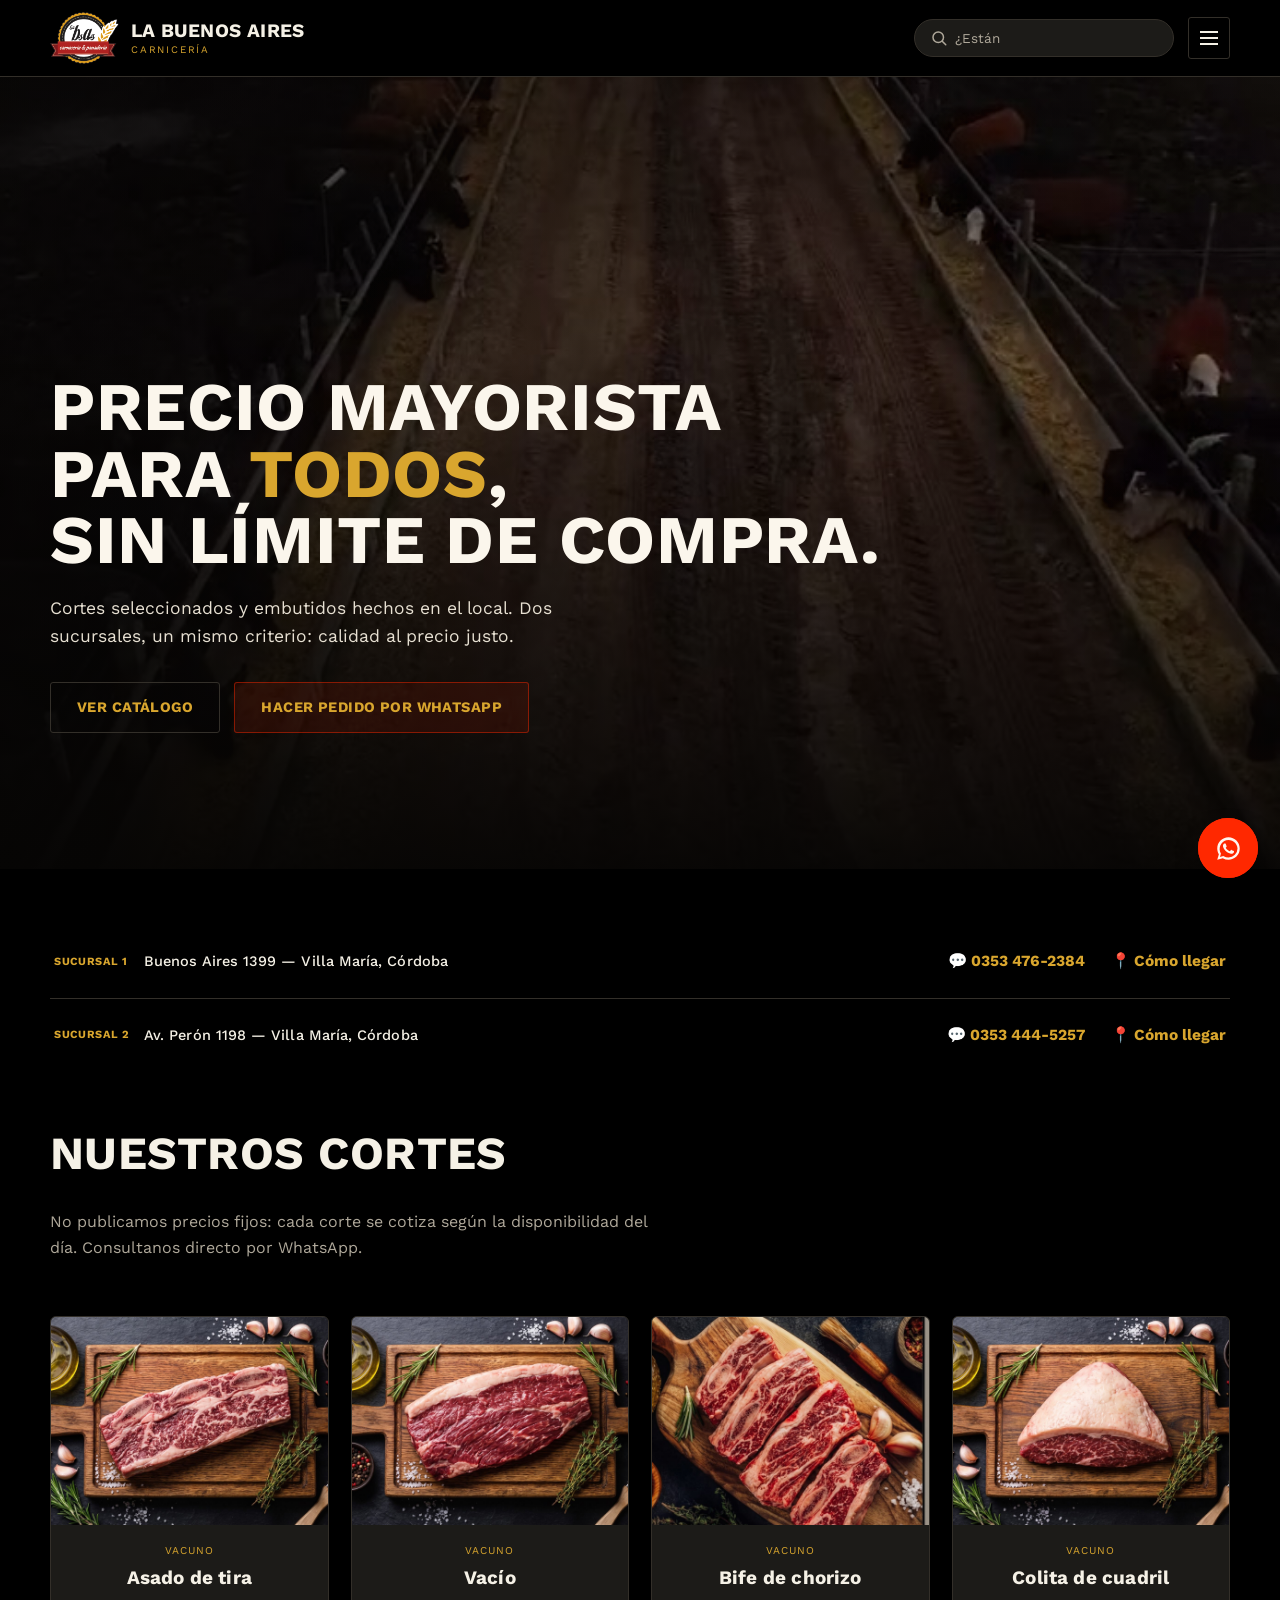
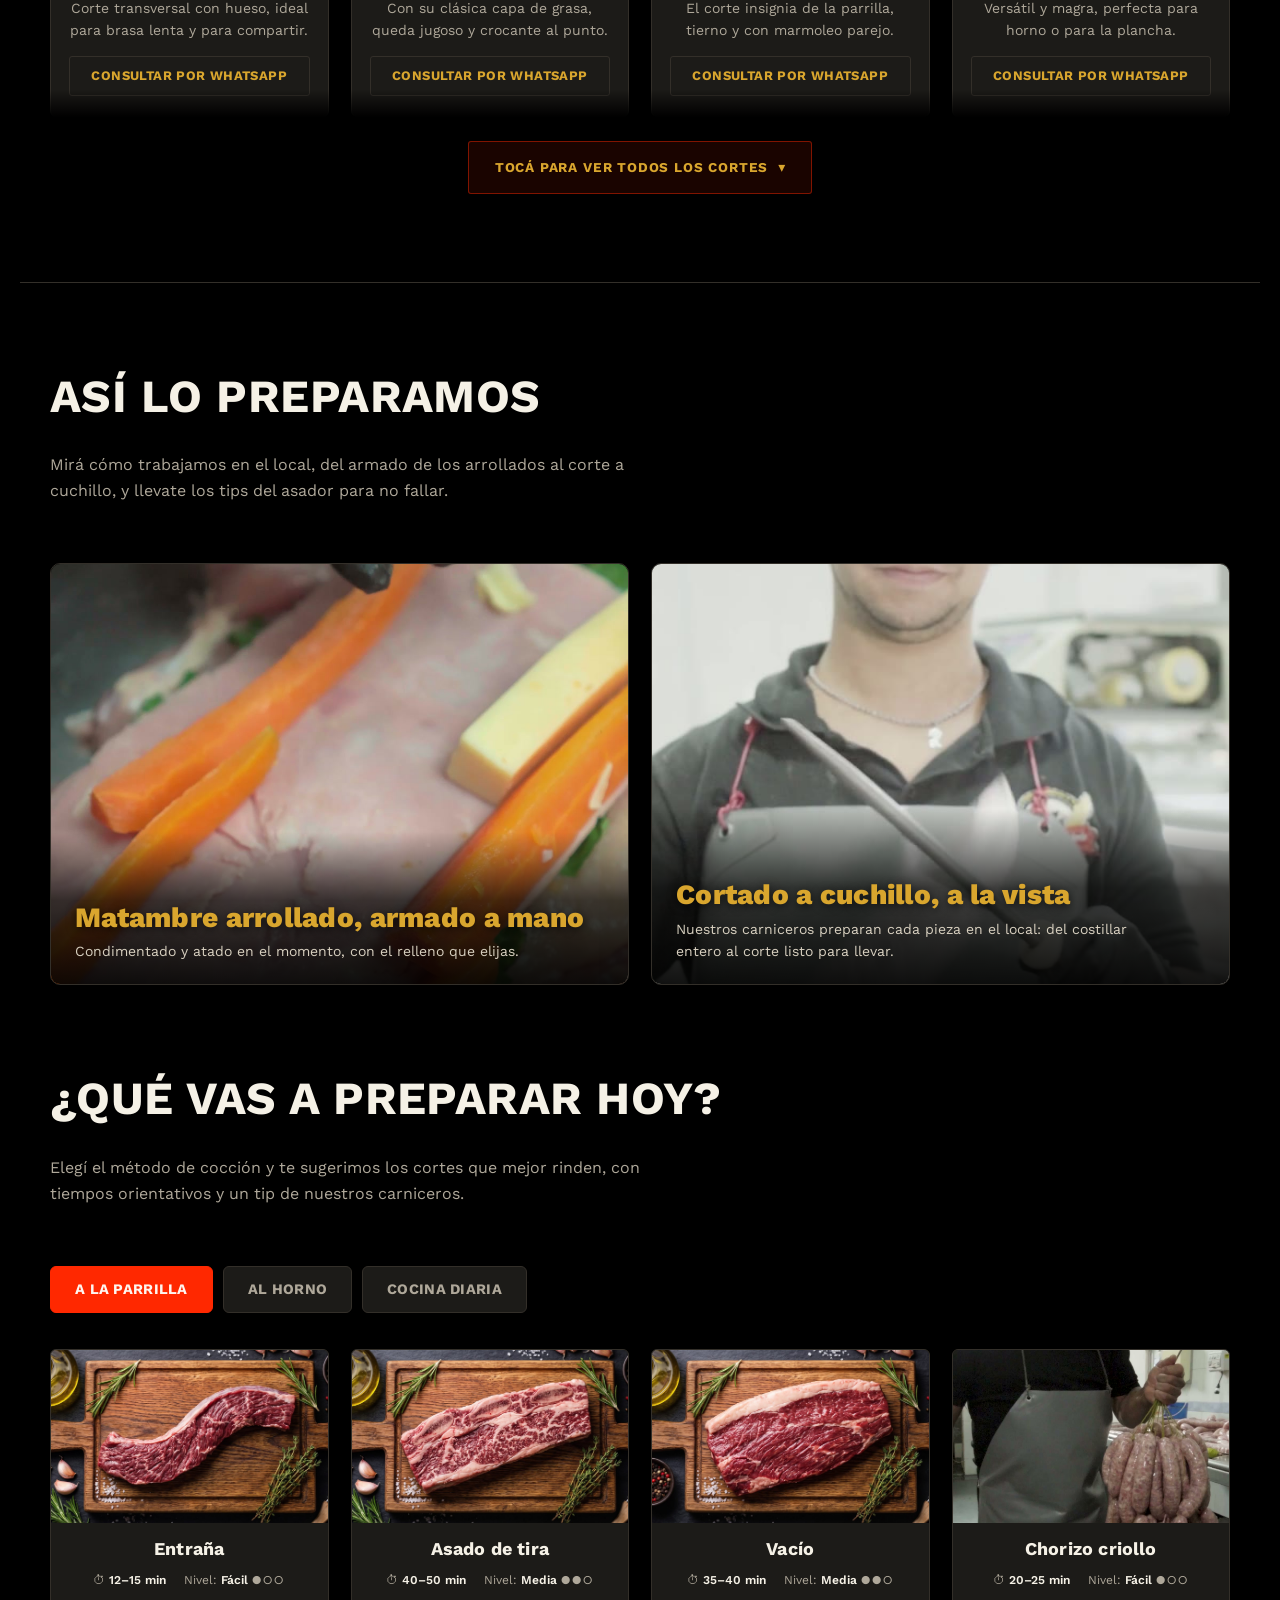
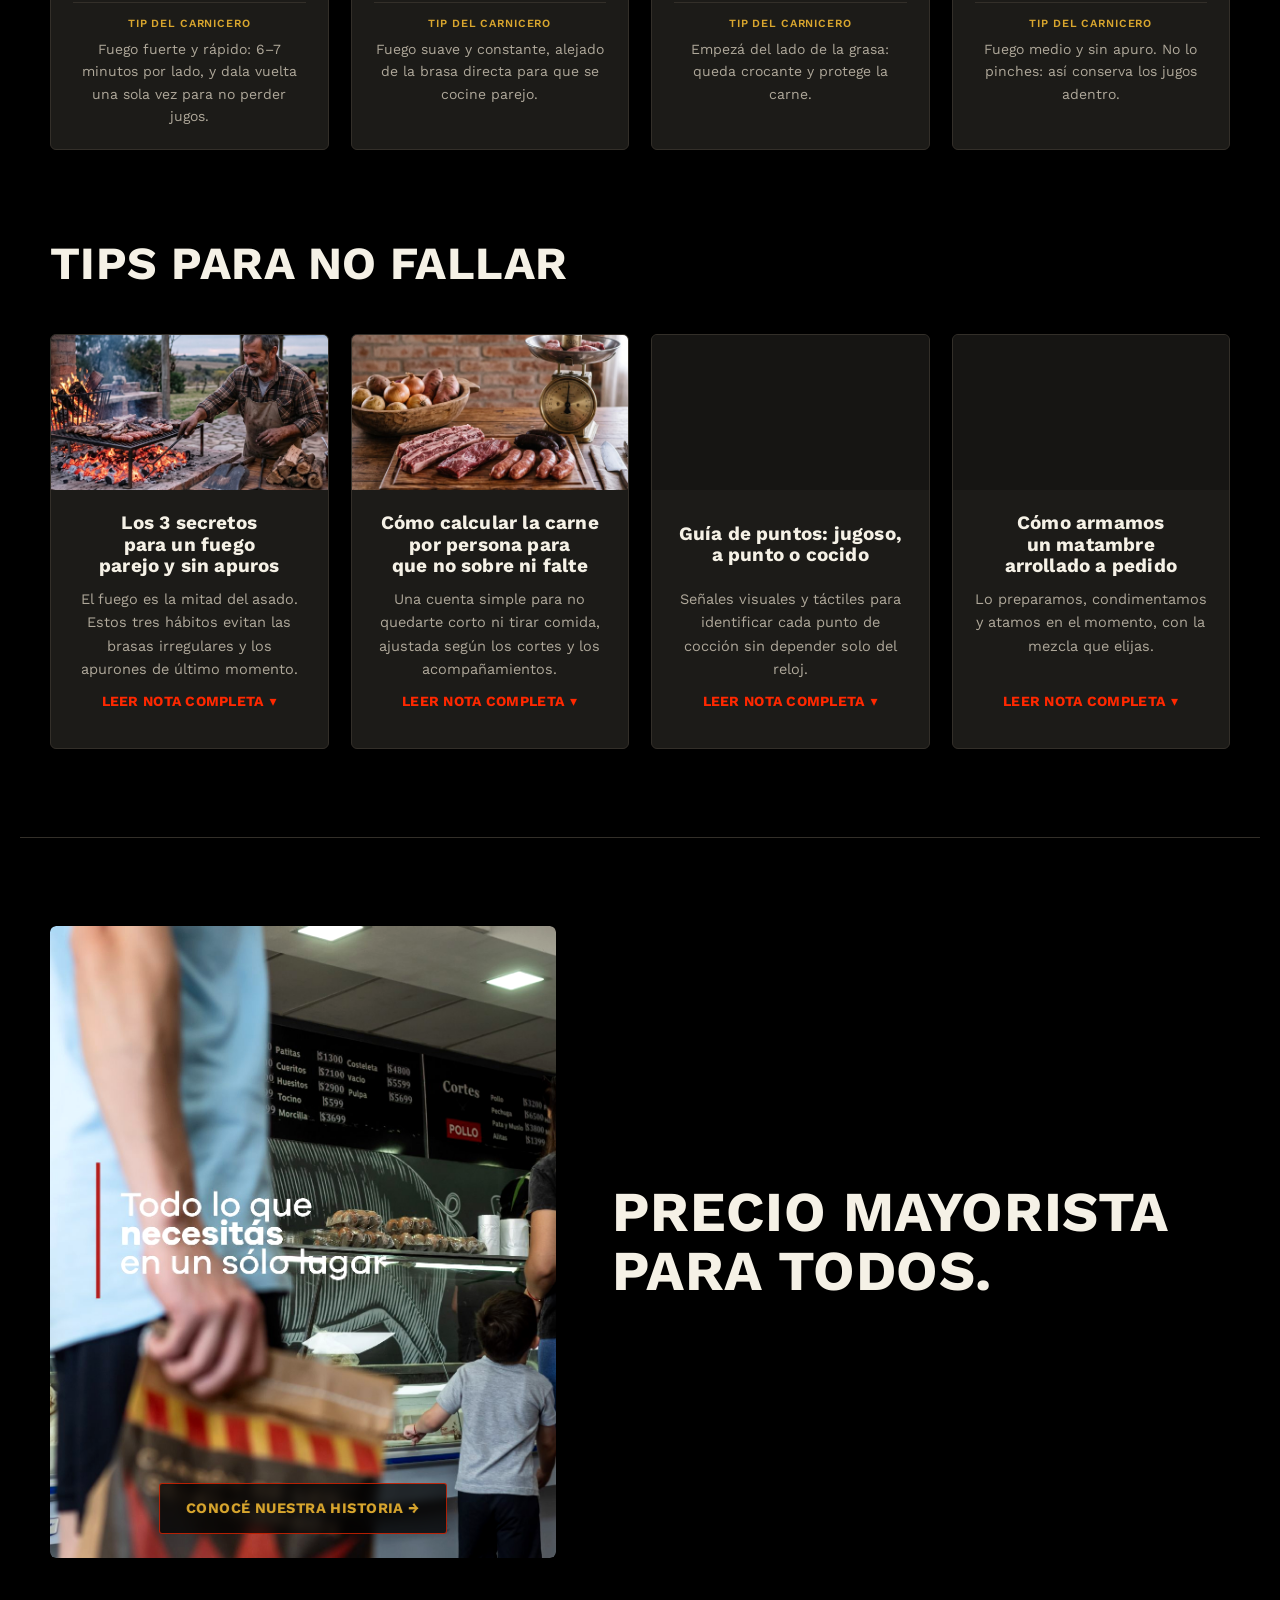
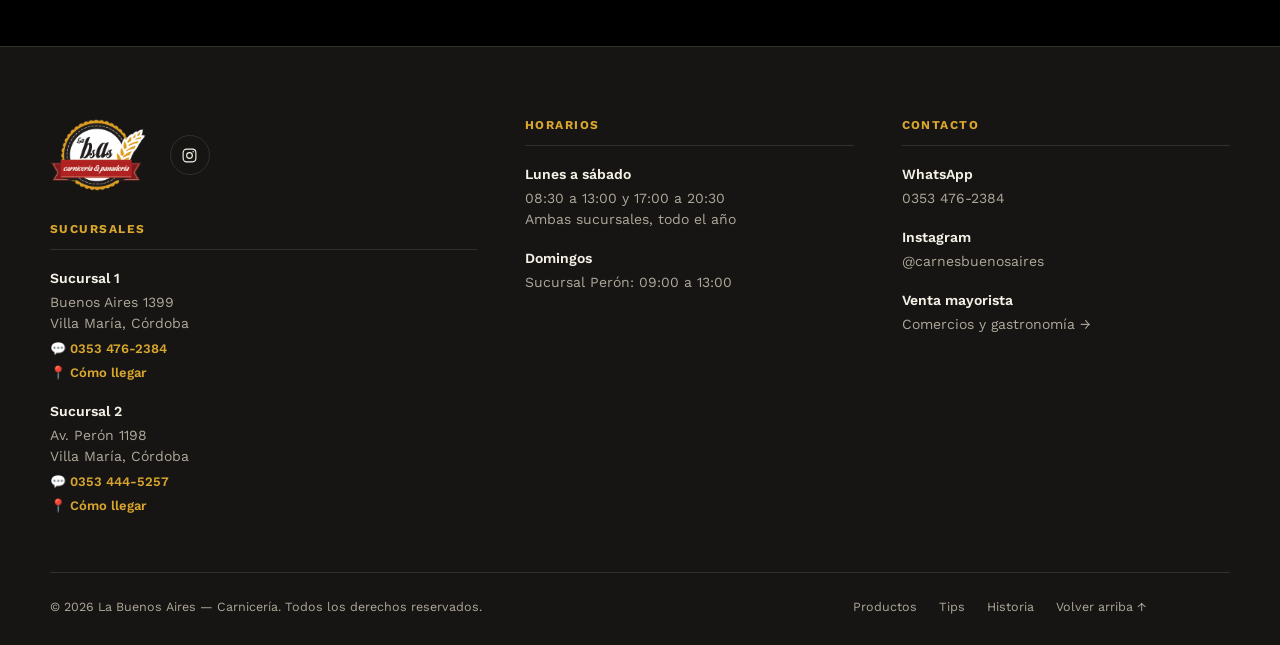
<file: index.html>
<!DOCTYPE html>
<html lang="es-AR">
<head>
<meta charset="UTF-8">
<meta name="viewport" content="width=device-width, initial-scale=1.0">
<title>La Buenos Aires — Carnicería</title>
<link rel="icon" href="LOGO 2017 Sin Fondo.png" type="image/png">
<meta name="description" content="La Buenos Aires, carnicería. Precio mayorista para todos, sin límite de compra. Buenos Aires 1399 y Av. Perón 1198, Villa María, Córdoba.">
<meta property="og:type" content="website">
<meta property="og:url" content="https://carnesbuenosaires.com/">
<meta property="og:title" content="La Buenos Aires — Carnicería">
<meta property="og:description" content="Precio mayorista para todos, sin límite de compra. Buenos Aires 1399 y Av. Perón 1198, Villa María, Córdoba.">
<meta property="og:image" content="https://carnesbuenosaires.com/img/preview.jpg">
<meta property="og:image:width" content="1200">
<meta property="og:image:height" content="630">
<meta name="twitter:card" content="summary_large_image">
<link rel="preconnect" href="https://fonts.googleapis.com">
<link rel="preconnect" href="https://fonts.gstatic.com" crossorigin>
<link rel="stylesheet" href="https://fonts.googleapis.com/css2?family=Work+Sans:wght@400;500;600;700;800&display=swap">
<link rel="stylesheet" href="style.css">
</head>
<body>

<header class="nav">
  <div class="wrap nav-row">
    <a href="#inicio" class="brand">
      <img src="LOGO 2017 Sin Fondo.png" alt="La Buenos Aires — Carnicería">
      <span class="brand-text">
        <span class="b1">LA BUENOS AIRES</span>
        <span class="b2">Carnicería</span>
      </span>
    </a>
    <div class="nav-right">
      <a href="#" class="btn btn-primary js-wa-generic">
        <svg width="15" height="15" viewBox="0 0 24 24" fill="none"><path d="M12 2C6.48 2 2 6.48 2 12c0 1.9.53 3.68 1.44 5.2L2 22l4.94-1.4A9.94 9.94 0 0 0 12 22c5.52 0 10-4.48 10-10S17.52 2 12 2Zm0 18a7.9 7.9 0 0 1-4.24-1.22l-.3-.19-3.02.86.85-2.94-.2-.31A7.94 7.94 0 1 1 20 12a8 8 0 0 1-8 8Zm4.36-5.96c-.24-.12-1.42-.7-1.64-.78-.22-.08-.38-.12-.54.12-.16.24-.62.78-.76.94-.14.16-.28.18-.52.06-.24-.12-1.02-.38-1.94-1.2-.72-.64-1.2-1.44-1.34-1.68-.14-.24-.02-.37.1-.49.11-.11.24-.28.36-.42.12-.14.16-.24.24-.4.08-.16.04-.3-.02-.42-.06-.12-.54-1.3-.74-1.78-.2-.47-.4-.4-.54-.41h-.46c-.16 0-.42.06-.64.3-.22.24-.84.82-.84 2s.86 2.32.98 2.48c.12.16 1.7 2.6 4.12 3.64.58.25 1.03.4 1.38.51.58.18 1.11.16 1.53.1.47-.07 1.42-.58 1.62-1.14.2-.56.2-1.04.14-1.14-.06-.1-.22-.16-.46-.28Z" fill="currentColor"/></svg>
        Pedir por WhatsApp
      </a>
      <div class="nav-search">
        <div class="search-box">
          <svg class="search-ic" width="18" height="18" viewBox="0 0 24 24" fill="none"><circle cx="11" cy="11" r="7" stroke="currentColor" stroke-width="2"/><line x1="21" y1="21" x2="16.65" y2="16.65" stroke="currentColor" stroke-width="2" stroke-linecap="round"/></svg>
          <input type="search" id="globalSearch" placeholder="Realizá tu consulta" aria-label="Buscar en el sitio">
        </div>
        <div class="search-results" id="searchResults"></div>
      </div>
      <button class="burger" id="burgerBtn" aria-expanded="false" aria-controls="mobilePanel" aria-label="Abrir menú"><span></span></button>
    </div>
  </div>
  <div class="mobile-panel" id="mobilePanel">
    <div class="wrap">
      <ul>
        <li><a href="#inicio">Inicio</a></li>
        <li><a href="#productos">Productos</a></li>
        <li><a href="#tips">Tips</a></li>
        <li><a href="historia.html">Historia</a></li>
        <li><a href="#contacto">Contacto</a></li>
      </ul>
    </div>
  </div>
</header>

<main>

  <section id="inicio" class="hero">
    <div class="hero-media" aria-hidden="true">
      <video data-autoplay autoplay muted loop playsinline poster="img/hero-poster.jpg">
        <source src="img/hero-video.mp4" type="video/mp4">
      </video>
    </div>
    <div class="hero-scrim" aria-hidden="true"></div>
    <div class="wrap hero-inner">
      <h1>Precio mayorista<br>para <em>todos</em>,<br>sin límite de compra.</h1>
      <p class="lede">Cortes seleccionados y embutidos hechos en el local. Dos sucursales, un mismo criterio: calidad al precio justo.</p>
      <div class="hero-ctas">
        <a href="https://pedix.app/labuenosaires" target="_blank" rel="noopener" class="btn btn-outline">Ver catálogo</a>
        <a href="#" class="btn btn-soft js-wa-generic">Hacer pedido por WhatsApp</a>
      </div>
    </div>
  </section>

  <section id="productos">
    <div class="wrap">
      <div class="historia-locations sucursales-top">
        <div class="sucursal-link">
          <b>Sucursal 1</b><span>Buenos Aires 1399 — Villa María, Córdoba</span>
          <a href="https://wa.me/5493534762384?text=Hola%2C%20me%20comunico%20desde%20la%20p%C3%A1gina%20web%20y%20quisiera%20realizar%20una%20consulta." target="_blank" rel="noopener">💬 0353 476-2384</a>
          <a href="https://www.google.com/maps/search/?api=1&amp;query=Buenos+Aires+1399%2C+Villa+Mar%C3%ADa%2C+C%C3%B3rdoba" target="_blank" rel="noopener">📍 Cómo llegar</a>
        </div>
        <div class="sucursal-link">
          <b>Sucursal 2</b><span>Av. Perón 1198 — Villa María, Córdoba</span>
          <a href="https://wa.me/5493534445257?text=Hola%2C%20me%20comunico%20desde%20la%20p%C3%A1gina%20web%20y%20quisiera%20realizar%20una%20consulta." target="_blank" rel="noopener">💬 0353 444-5257</a>
          <a href="https://www.google.com/maps/search/?api=1&amp;query=Av.+Per%C3%B3n+1198%2C+Villa+Mar%C3%ADa%2C+C%C3%B3rdoba" target="_blank" rel="noopener">📍 Cómo llegar</a>
        </div>
      </div>

      <div class="section-head cortes-head">
        <h2>Nuestros cortes</h2>
        <p>No publicamos precios fijos: cada corte se cotiza según la disponibilidad del día. Consultanos directo por WhatsApp.</p>
      </div>

      <!-- Cerrado: se ven las primeras tarjetas (2 en celular, la primera fila en compu); el resto se desliza al abrir -->
      <div class="cortes-panel" id="cortesPanel">
        <div class="card-grid" id="productGrid"></div>
      </div>
      <button class="cortes-toggle" id="cortesToggle" aria-expanded="false" aria-controls="cortesPanel">
        <span class="cortes-hint">Tocá para ver todos los cortes</span> <span class="cortes-arrow" aria-hidden="true">▾</span>
      </button>
    </div>
  </section>

  <section id="tips">
    <div class="wrap">
      <div class="section-head">
        <h2>Así lo preparamos</h2>
        <p>Mirá cómo trabajamos en el local, del armado de los arrollados al corte a cuchillo, y llevate los tips del asador para no fallar.</p>
      </div>

      <div class="video-grid">
        <div class="video-feature">
          <video data-lazy muted loop playsinline preload="none" poster="img/tips-poster.jpg">
            <source data-src="img/tips-video.mp4" type="video/mp4">
          </video>
          <div class="vf-caption">
            <h3>Matambre arrollado, armado a mano</h3>
            <p>Condimentado y atado en el momento, con el relleno que elijas.</p>
          </div>
        </div>
        <div class="video-feature">
          <video data-lazy muted loop playsinline preload="none" poster="img/mostrador-poster.jpg">
            <source data-src="img/mostrador-video.mp4" type="video/mp4">
          </video>
          <div class="vf-caption">
            <h3>Cortado a cuchillo, a la vista</h3>
            <p>Nuestros carniceros preparan cada pieza en el local: del costillar entero al corte listo para llevar.</p>
          </div>
        </div>
      </div>

      <div class="section-head">
        <h2>¿Qué vas a preparar hoy?</h2>
        <p>Elegí el método de cocción y te sugerimos los cortes que mejor rinden, con tiempos orientativos y un tip de nuestros carniceros.</p>
      </div>
      <div class="mode-select" id="modeSelect"></div>
      <div class="card-grid" id="guideGrid"></div>

      <div class="section-head">
        <h2>Tips para no fallar</h2>
      </div>
      <div class="blog-grid" id="blogGrid"></div>
    </div>
  </section>

  <section id="historia">
    <div class="wrap historia-grid">
      <a href="historia.html" class="historia-photo-link">
        <img src="img/historia-principal.jpg" alt="Cliente con su bolsa frente al mostrador de la carnicería: todo lo que necesitás en un solo lugar" loading="lazy" decoding="async">
        <span class="btn btn-soft historia-photo-btn">Conocé nuestra historia →</span>
      </a>
      <div>
        <h2><a href="historia.html" class="historia-link">Precio mayorista para todos.</a></h2>
      </div>
    </div>
  </section>

</main>

<footer id="contacto">
  <div class="wrap">
    <div class="footer-grid">
      <div class="foot-brand">
        <div class="foot-brand-top">
          <img src="LOGO 2017 Sin Fondo.png" alt="La Buenos Aires — Carnicería">
          <div class="social-row">
            <a href="https://instagram.com/carnesbuenosaires" target="_blank" rel="noopener" aria-label="Instagram @carnesbuenosaires">
              <svg width="17" height="17" viewBox="0 0 24 24" fill="none"><rect x="3" y="3" width="18" height="18" rx="5" stroke="currentColor" stroke-width="1.6"/><circle cx="12" cy="12" r="4" stroke="currentColor" stroke-width="1.6"/><circle cx="17.2" cy="6.8" r="1" fill="currentColor"/></svg>
            </a>
          </div>
        </div>

        <h4>Sucursales</h4>
        <ul class="foot-list">
          <li>
            <b>Sucursal 1</b>
            <span>Buenos Aires 1399<br>Villa María, Córdoba</span>
            <a href="https://wa.me/5493534762384?text=Hola%2C%20me%20comunico%20desde%20la%20p%C3%A1gina%20web%20y%20quisiera%20realizar%20una%20consulta." target="_blank" rel="noopener">💬 0353 476-2384</a>
            <a href="https://www.google.com/maps/search/?api=1&amp;query=Buenos+Aires+1399%2C+Villa+Mar%C3%ADa%2C+C%C3%B3rdoba" target="_blank" rel="noopener">📍 Cómo llegar</a>
          </li>
          <li>
            <b>Sucursal 2</b>
            <span>Av. Perón 1198<br>Villa María, Córdoba</span>
            <a href="https://wa.me/5493534445257?text=Hola%2C%20me%20comunico%20desde%20la%20p%C3%A1gina%20web%20y%20quisiera%20realizar%20una%20consulta." target="_blank" rel="noopener">💬 0353 444-5257</a>
            <a href="https://www.google.com/maps/search/?api=1&amp;query=Av.+Per%C3%B3n+1198%2C+Villa+Mar%C3%ADa%2C+C%C3%B3rdoba" target="_blank" rel="noopener">📍 Cómo llegar</a>
          </li>
        </ul>
      </div>

      <div class="foot-col">
        <h4>Horarios</h4>
        <ul class="foot-list">
          <li><b>Lunes a sábado</b><span>08:30 a 13:00 y 17:00 a 20:30<br>Ambas sucursales, todo el año</span></li>
          <li><b>Domingos</b><span>Sucursal Perón: 09:00 a 13:00</span></li>
        </ul>
      </div>

      <div class="foot-col">
        <h4>Contacto</h4>
        <ul class="foot-list">
          <li><b>WhatsApp</b><a href="#" class="js-wa-generic">0353 476-2384</a></li>
          <li><b>Instagram</b><a href="https://instagram.com/carnesbuenosaires" target="_blank" rel="noopener">@carnesbuenosaires</a></li>
          <li><b>Venta mayorista</b><a href="historia.html#mayorista">Comercios y gastronomía →</a></li>
        </ul>
      </div>
    </div>

    <div class="footer-bottom">
      <span>© <span id="year"></span> La Buenos Aires — Carnicería. Todos los derechos reservados.</span>
      <nav class="footer-links" aria-label="Enlaces del pie de página">
        <a href="#productos">Productos</a>
        <a href="#tips">Tips</a>
        <a href="historia.html">Historia</a>
        <a href="#inicio">Volver arriba ↑</a>
      </nav>
    </div>
  </div>
</footer>

<a href="#" class="wa-bubble js-wa-generic" id="waBubble" aria-hidden="true" tabindex="-1">¿Te ayudamos con tu pedido? <span aria-hidden="true">👋</span></a>
<a href="#" class="wa-float js-wa-generic" aria-label="Pedir por WhatsApp">
  <svg width="27" height="27" viewBox="0 0 24 24" fill="none"><path d="M12 2C6.48 2 2 6.48 2 12c0 1.9.53 3.68 1.44 5.2L2 22l4.94-1.4A9.94 9.94 0 0 0 12 22c5.52 0 10-4.48 10-10S17.52 2 12 2Zm0 18a7.9 7.9 0 0 1-4.24-1.22l-.3-.19-3.02.86.85-2.94-.2-.31A7.94 7.94 0 1 1 20 12a8 8 0 0 1-8 8Zm4.36-5.96c-.24-.12-1.42-.7-1.64-.78-.22-.08-.38-.12-.54.12-.16.24-.62.78-.76.94-.14.16-.28.18-.52.06-.24-.12-1.02-.38-1.94-1.2-.72-.64-1.2-1.44-1.34-1.68-.14-.24-.02-.37.1-.49.11-.11.24-.28.36-.42.12-.14.16-.24.24-.4.08-.16.04-.3-.02-.42-.06-.12-.54-1.3-.74-1.78-.2-.47-.4-.4-.54-.41h-.46c-.16 0-.42.06-.64.3-.22.24-.84.82-.84 2s.86 2.32.98 2.48c.12.16 1.7 2.6 4.12 3.64.58.25 1.03.4 1.38.51.58.18 1.11.16 1.53.1.47-.07 1.42-.58 1.62-1.14.2-.56.2-1.04.14-1.14-.06-.1-.22-.16-.46-.28Z" fill="currentColor"/></svg>
</a>

<script src="script.js"></script>
</body>
</html>
</file>
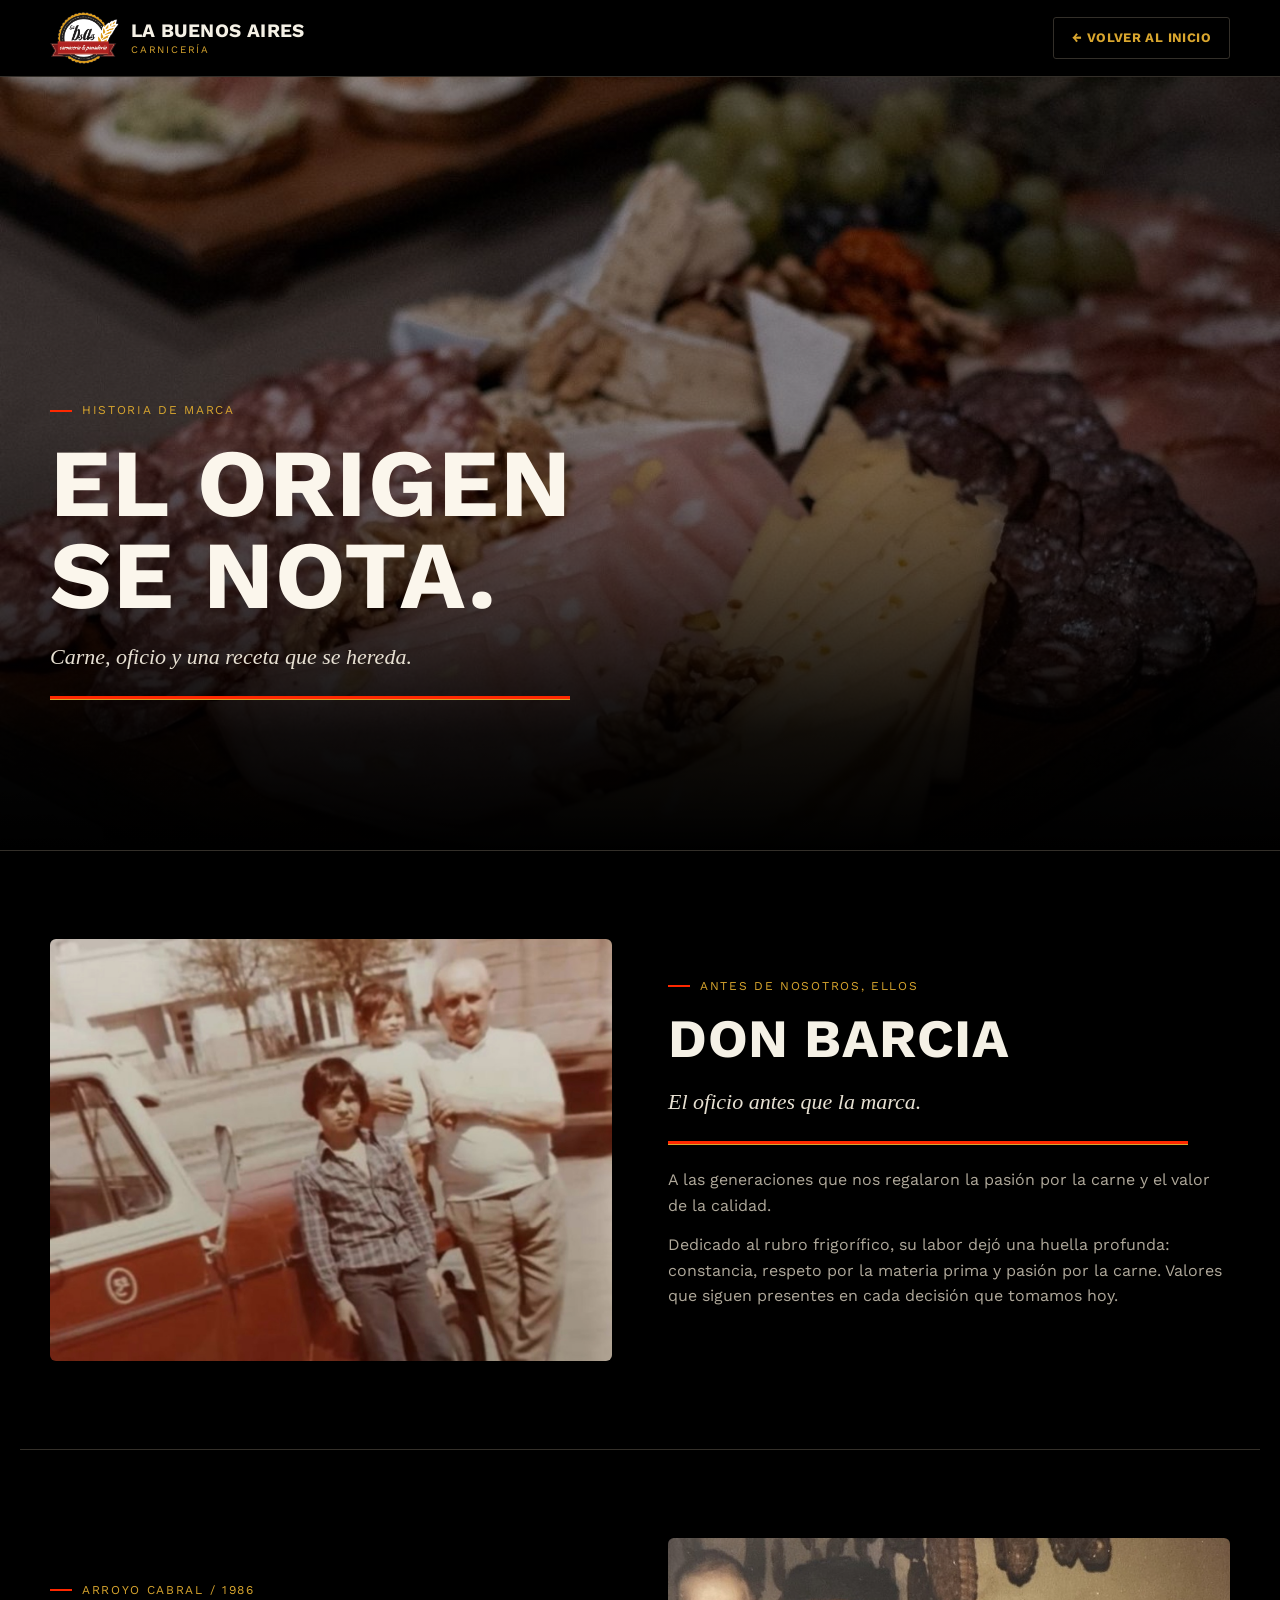
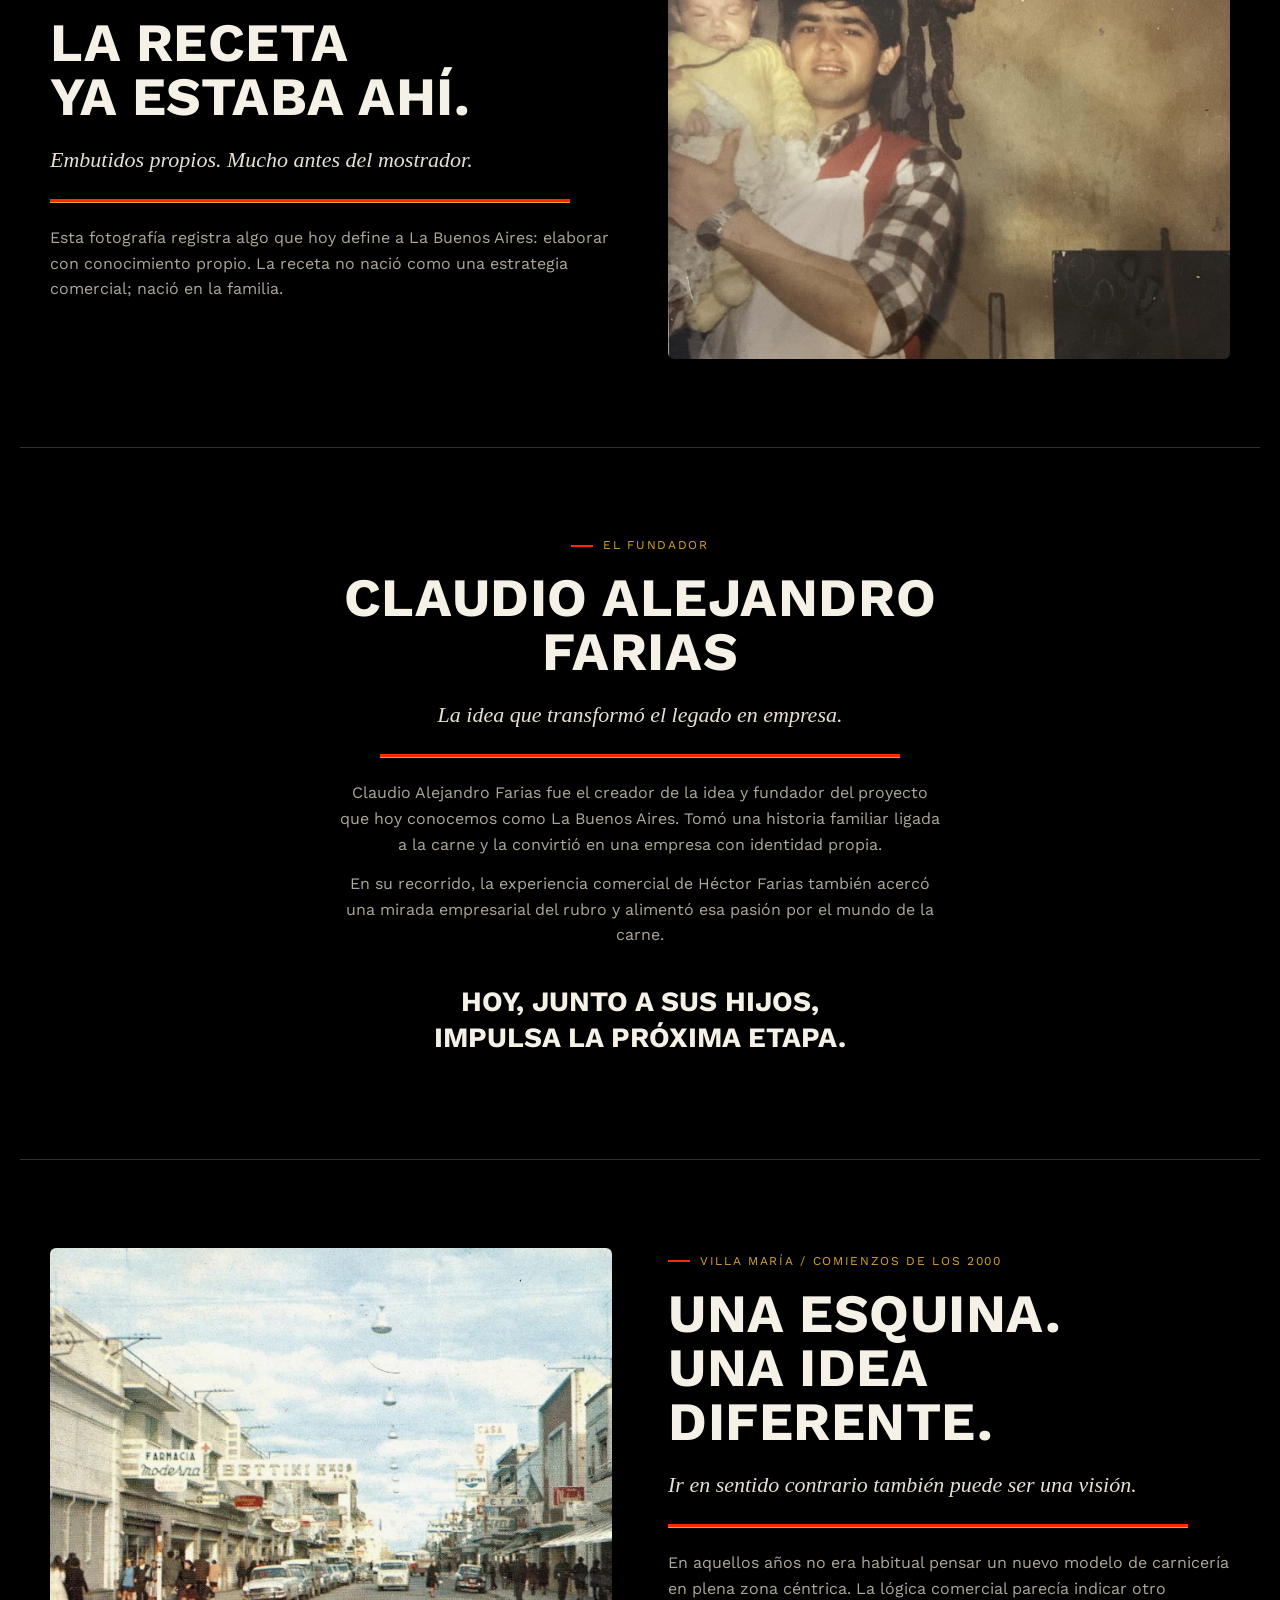
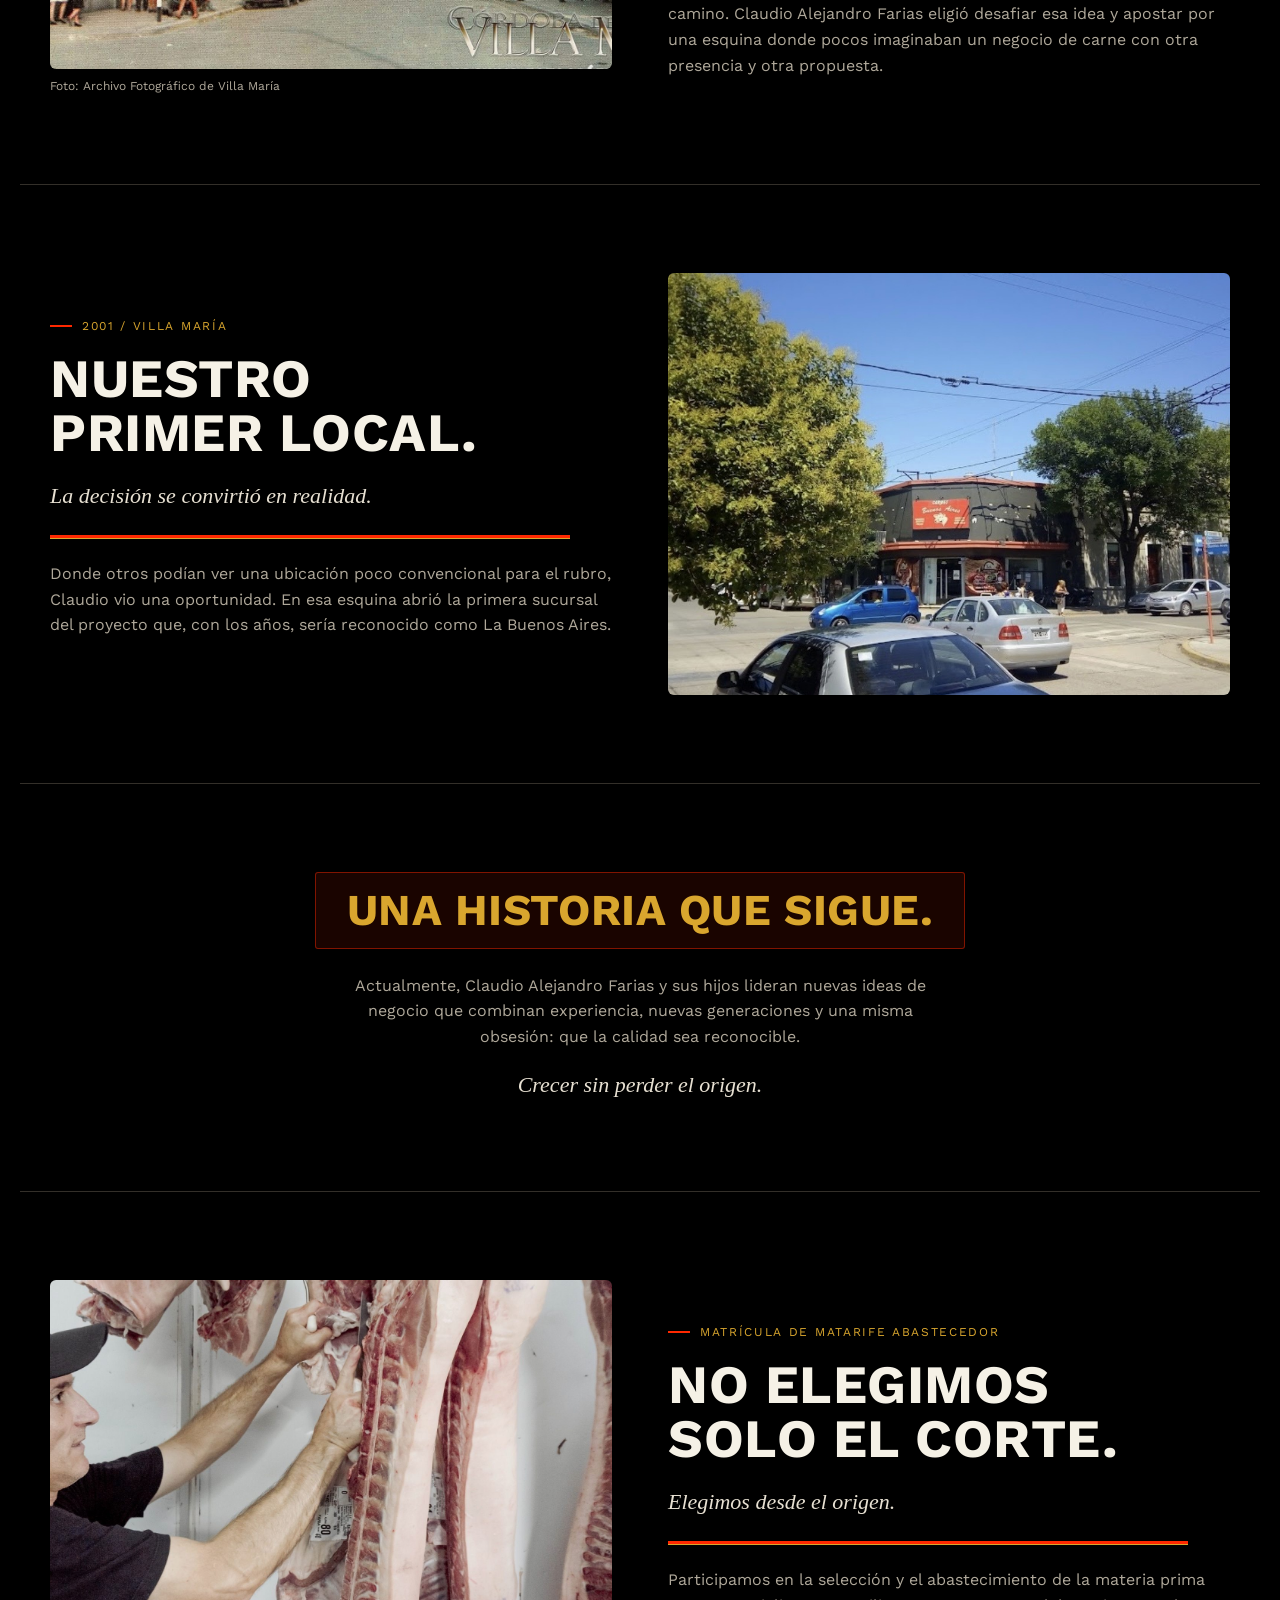
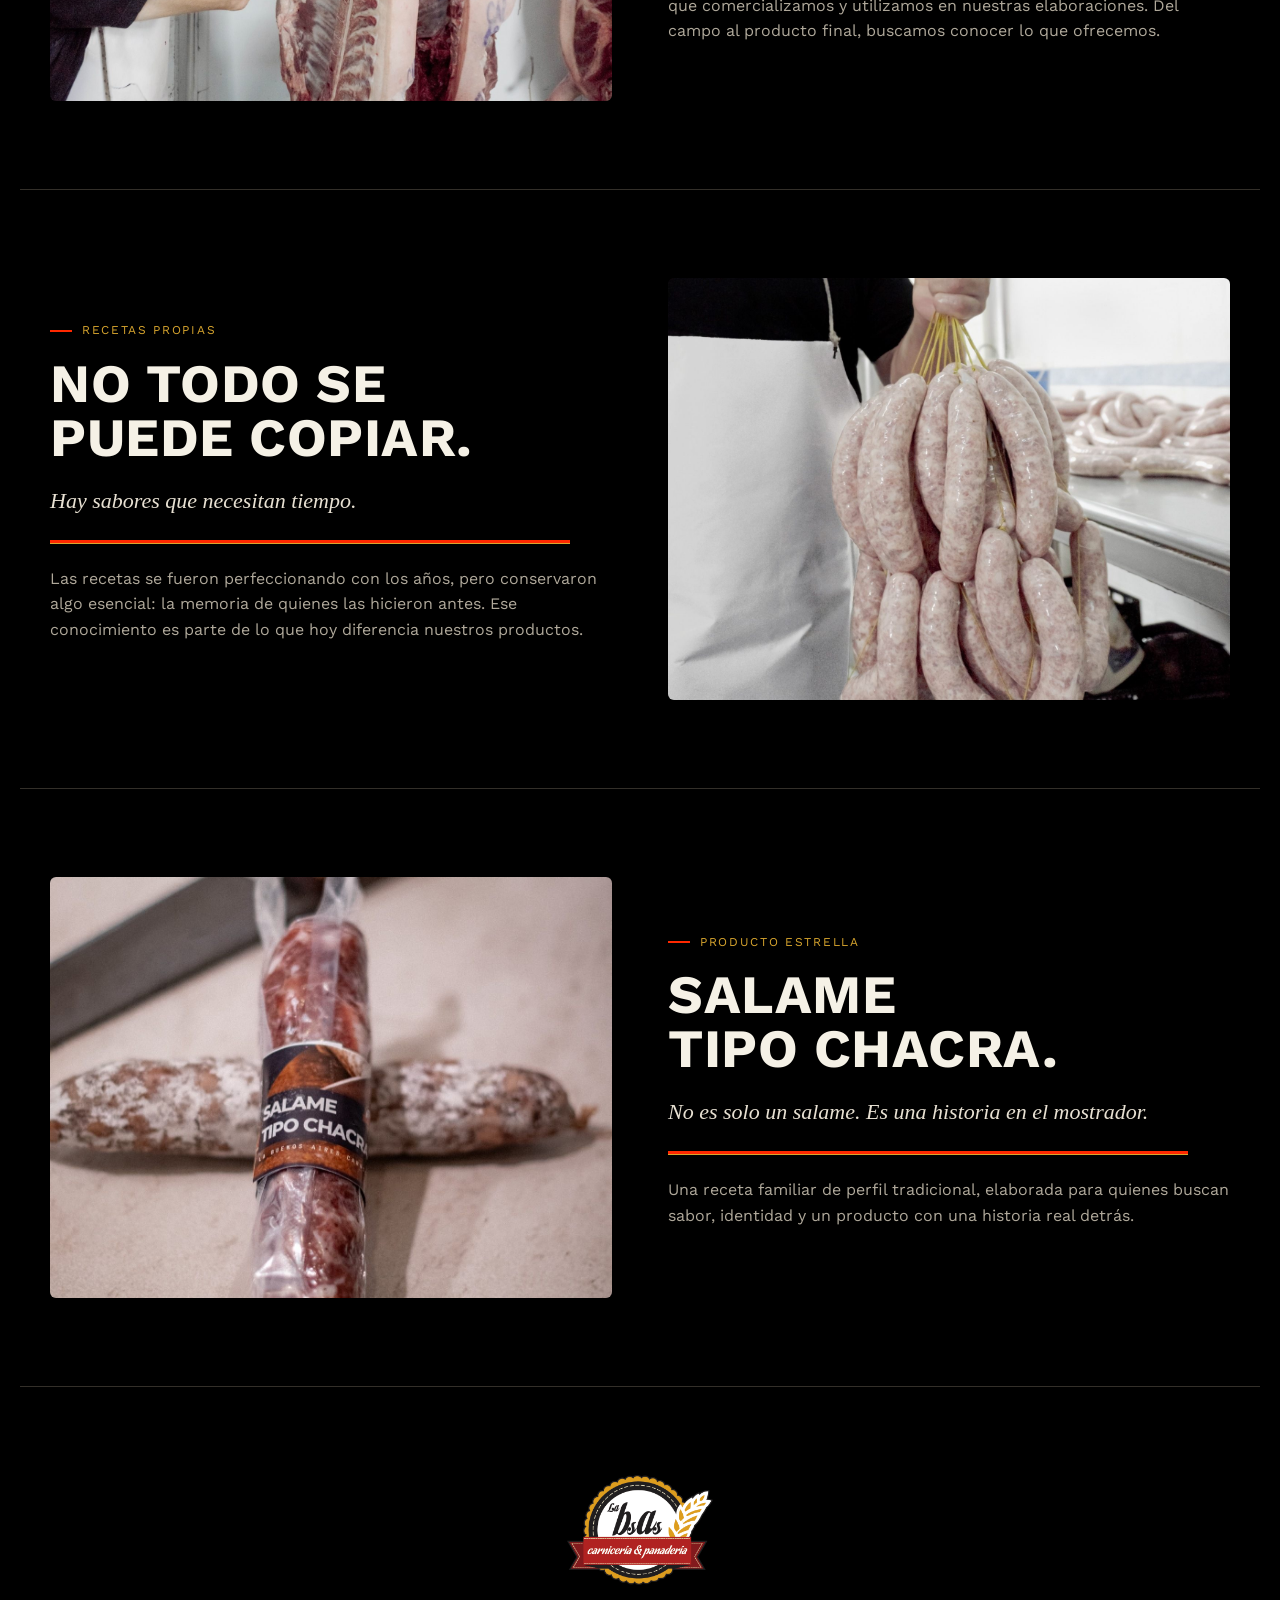
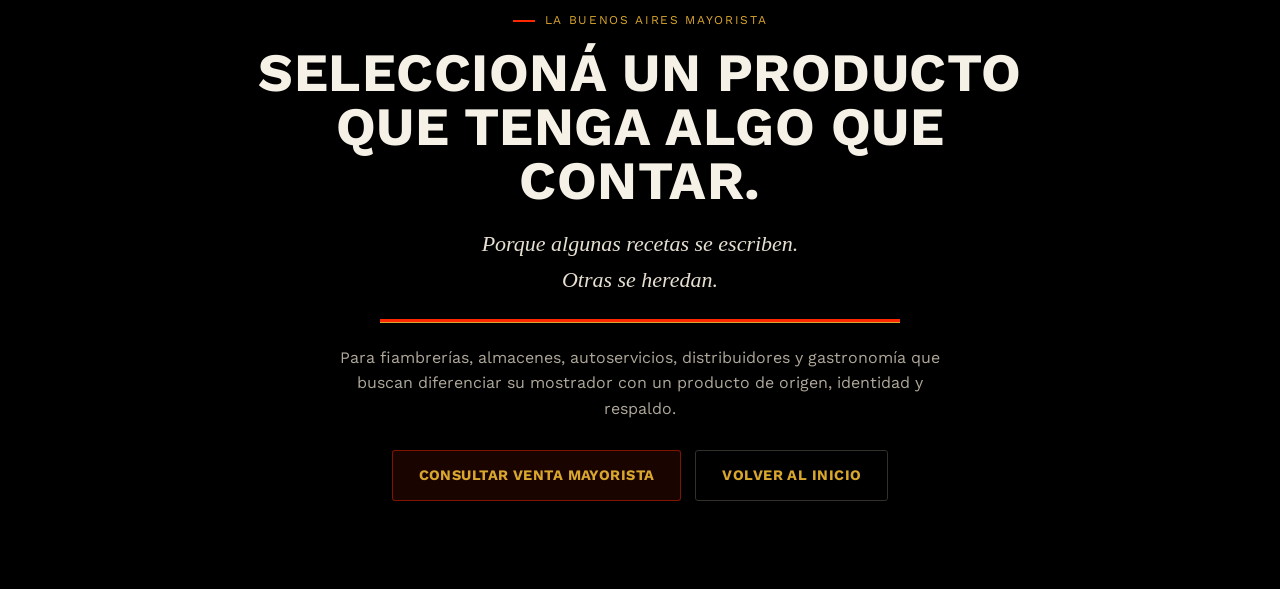
<file: historia.html>
<!DOCTYPE html>
<html lang="es-AR">
<head>
<meta charset="UTF-8">
<meta name="viewport" content="width=device-width, initial-scale=1.0">
<title>Nuestra historia — La Buenos Aires</title>
<link rel="icon" href="LOGO 2017 Sin Fondo.png" type="image/png">
<meta name="description" content="La historia de La Buenos Aires y la familia Farias: carne, oficio y una receta que se hereda. Villa María, Córdoba.">
<meta property="og:type" content="article">
<meta property="og:url" content="https://carnesbuenosaires.com/historia.html">
<meta property="og:title" content="Nuestra historia — La Buenos Aires">
<meta property="og:description" content="Carne, oficio y una receta que se hereda.">
<meta property="og:image" content="https://carnesbuenosaires.com/img/historia/picada.jpg">
<link rel="preconnect" href="https://fonts.googleapis.com">
<link rel="preconnect" href="https://fonts.gstatic.com" crossorigin>
<link rel="stylesheet" href="https://fonts.googleapis.com/css2?family=Work+Sans:wght@400;500;600;700;800&display=swap">
<link rel="stylesheet" href="style.css">
</head>
<body class="page-historia">

<header class="nav">
  <div class="wrap nav-row">
    <a href="index.html" class="brand">
      <img src="LOGO 2017 Sin Fondo.png" alt="La Buenos Aires — Carnicería">
      <span class="brand-text">
        <span class="b1">LA BUENOS AIRES</span>
        <span class="b2">Carnicería</span>
      </span>
    </a>
    <a href="index.html#historia" class="btn btn-outline">← Volver al inicio</a>
  </div>
</header>

<main>

  <!-- 01 · Portada -->
  <section class="hist-cover">
    <div class="hist-cover-media" aria-hidden="true">
      <img src="img/historia/picada.jpg" alt="">
    </div>
    <div class="wrap hist-cover-inner">
      <span class="eyebrow">Historia de marca</span>
      <h1>El origen<br>se nota.</h1>
      <p class="hist-kicker">Carne, oficio y una receta que se hereda.</p>
      <span class="hist-rule" aria-hidden="true"></span>
    </div>
  </section>

  <!-- 02 · Don Barcia -->
  <section class="hist-chapter">
    <div class="wrap hist-grid">
      <figure class="hist-photo"><img src="img/historia/don-barcia.jpg" alt="Don Barcia junto a dos chicos y una camioneta roja, foto familiar antigua" loading="lazy" decoding="async"></figure>
      <div class="hist-text">
        <span class="eyebrow">Antes de nosotros, ellos</span>
        <h2>Don Barcia</h2>
        <p class="hist-kicker">El oficio antes que la marca.</p>
        <span class="hist-rule" aria-hidden="true"></span>
        <p>A las generaciones que nos regalaron la pasión por la carne y el valor de la calidad.</p>
        <p>Dedicado al rubro frigorífico, su labor dejó una huella profunda: constancia, respeto por la materia prima y pasión por la carne. Valores que siguen presentes en cada decisión que tomamos hoy.</p>
      </div>
    </div>
  </section>

  <!-- 03 · Arroyo Cabral 1986 -->
  <section class="hist-chapter">
    <div class="wrap hist-grid hist-grid--flip">
      <figure class="hist-photo"><img src="img/historia/arroyo-cabral-1986.jpg" alt="Joven con un bebé en brazos, con embutidos caseros colgados detrás, Arroyo Cabral 1986" loading="lazy" decoding="async"></figure>
      <div class="hist-text">
        <span class="eyebrow">Arroyo Cabral / 1986</span>
        <h2>La receta<br>ya estaba ahí.</h2>
        <p class="hist-kicker">Embutidos propios. Mucho antes del mostrador.</p>
        <span class="hist-rule" aria-hidden="true"></span>
        <p>Esta fotografía registra algo que hoy define a La Buenos Aires: elaborar con conocimiento propio. La receta no nació como una estrategia comercial; nació en la familia.</p>
      </div>
    </div>
  </section>

  <!-- 04 · El fundador -->
  <section class="hist-chapter hist-chapter--text">
    <div class="wrap hist-solo">
      <span class="eyebrow">El fundador</span>
      <h2>Claudio Alejandro<br>Farias</h2>
      <p class="hist-kicker">La idea que transformó el legado en empresa.</p>
      <span class="hist-rule" aria-hidden="true"></span>
      <p>Claudio Alejandro Farias fue el creador de la idea y fundador del proyecto que hoy conocemos como La Buenos Aires. Tomó una historia familiar ligada a la carne y la convirtió en una empresa con identidad propia.</p>
      <p>En su recorrido, la experiencia comercial de Héctor Farias también acercó una mirada empresarial del rubro y alimentó esa pasión por el mundo de la carne.</p>
      <p class="hist-statement">Hoy, junto a sus hijos,<br>impulsa la próxima etapa.</p>
    </div>
  </section>

  <!-- 05 · Una esquina -->
  <section class="hist-chapter">
    <div class="wrap hist-grid">
      <figure class="hist-photo"><img src="img/historia/villa-maria-antigua.jpg" alt="Calle céntrica de Villa María en una foto de archivo antigua" loading="lazy" decoding="async"><figcaption>Foto: Archivo Fotográfico de Villa María</figcaption></figure>
      <div class="hist-text">
        <span class="eyebrow">Villa María / Comienzos de los 2000</span>
        <h2>Una esquina.<br>Una idea diferente.</h2>
        <p class="hist-kicker">Ir en sentido contrario también puede ser una visión.</p>
        <span class="hist-rule" aria-hidden="true"></span>
        <p>En aquellos años no era habitual pensar un nuevo modelo de carnicería en plena zona céntrica. La lógica comercial parecía indicar otro camino. Claudio Alejandro Farias eligió desafiar esa idea y apostar por una esquina donde pocos imaginaban un negocio de carne con otra presencia y otra propuesta.</p>
      </div>
    </div>
  </section>

  <!-- 06 · Primer local -->
  <section class="hist-chapter">
    <div class="wrap hist-grid hist-grid--flip">
      <figure class="hist-photo"><img src="img/historia/primer-local.jpg" alt="El primer local de La Buenos Aires en una esquina de Villa María" loading="lazy" decoding="async"></figure>
      <div class="hist-text">
        <span class="eyebrow">2001 / Villa María</span>
        <h2>Nuestro<br>primer local.</h2>
        <p class="hist-kicker">La decisión se convirtió en realidad.</p>
        <span class="hist-rule" aria-hidden="true"></span>
        <p>Donde otros podían ver una ubicación poco convencional para el rubro, Claudio vio una oportunidad. En esa esquina abrió la primera sucursal del proyecto que, con los años, sería reconocido como La Buenos Aires.</p>
      </div>
    </div>
  </section>

  <!-- 07 · Hoy -->
  <section class="hist-chapter hist-chapter--text">
    <div class="wrap hist-solo">
      <h2 class="hist-oneline">Una historia que sigue.</h2>
      <p>Actualmente, Claudio Alejandro Farias y sus hijos lideran nuevas ideas de negocio que combinan experiencia, nuevas generaciones y una misma obsesión: que la calidad sea reconocible.</p>
      <p class="hist-kicker">Crecer sin perder el origen.</p>
    </div>
  </section>

  <!-- 08 · Matarife abastecedor -->
  <section class="hist-chapter">
    <div class="wrap hist-grid">
      <figure class="hist-photo"><img src="img/historia/matarife.jpg" alt="Carnicero trabajando sobre medias reses colgadas en cámara" loading="lazy" decoding="async"></figure>
      <div class="hist-text">
        <span class="eyebrow">Matrícula de matarife abastecedor</span>
        <h2>No elegimos<br>solo el corte.</h2>
        <p class="hist-kicker">Elegimos desde el origen.</p>
        <span class="hist-rule" aria-hidden="true"></span>
        <p>Participamos en la selección y el abastecimiento de la materia prima que comercializamos y utilizamos en nuestras elaboraciones. Del campo al producto final, buscamos conocer lo que ofrecemos.</p>
      </div>
    </div>
  </section>

  <!-- 10 · Recetas propias -->
  <section class="hist-chapter">
    <div class="wrap hist-grid hist-grid--flip">
      <figure class="hist-photo"><img src="img/historia/chorizos-caseros.jpg" alt="Ristra de chorizos caseros recién elaborados" loading="lazy" decoding="async"></figure>
      <div class="hist-text">
        <span class="eyebrow">Recetas propias</span>
        <h2>No todo se<br>puede copiar.</h2>
        <p class="hist-kicker">Hay sabores que necesitan tiempo.</p>
        <span class="hist-rule" aria-hidden="true"></span>
        <p>Las recetas se fueron perfeccionando con los años, pero conservaron algo esencial: la memoria de quienes las hicieron antes. Ese conocimiento es parte de lo que hoy diferencia nuestros productos.</p>
      </div>
    </div>
  </section>

  <!-- 11 · Salame tipo chacra -->
  <section class="hist-chapter" id="salame">
    <div class="wrap hist-grid">
      <figure class="hist-photo"><img src="img/historia/salame-chacra.jpg" alt="Salame tipo chacra de La Buenos Aires con su etiqueta" loading="lazy" decoding="async"></figure>
      <div class="hist-text">
        <span class="eyebrow">Producto estrella</span>
        <h2>Salame<br>tipo chacra.</h2>
        <p class="hist-kicker">No es solo un salame. Es una historia en el mostrador.</p>
        <span class="hist-rule" aria-hidden="true"></span>
        <p>Una receta familiar de perfil tradicional, elaborada para quienes buscan sabor, identidad y un producto con una historia real detrás.</p>      </div>
    </div>
  </section>

  <!-- 12 · Mayorista -->
  <section class="hist-chapter hist-chapter--text hist-closing" id="mayorista">
    <div class="wrap hist-solo">
      <img class="hist-logo" src="LOGO 2017 Sin Fondo.png" alt="La Buenos Aires — Carnicería" loading="lazy">
      <span class="eyebrow">La Buenos Aires mayorista</span>
      <h2>Seleccioná un producto<br>que tenga algo que contar.</h2>
      <p class="hist-kicker">Porque algunas recetas se escriben.<br>Otras se heredan.</p>
      <span class="hist-rule" aria-hidden="true"></span>
      <p>Para fiambrerías, almacenes, autoservicios, distribuidores y gastronomía que buscan diferenciar su mostrador con un producto de origen, identidad y respaldo.</p>      <div class="hist-ctas">
        <a href="https://wa.me/5493534762384?text=Hola%2C%20me%20comunico%20desde%20la%20p%C3%A1gina%20web%20y%20quisiera%20realizar%20una%20consulta%20sobre%20la%20venta%20mayorista." target="_blank" rel="noopener" class="btn btn-soft">Consultar venta mayorista</a>
        <a href="index.html" class="btn btn-outline">Volver al inicio</a>
      </div>
    </div>
  </section>

</main>

</body>
</html>
</file>
<file: style.css>
:root{
  --bg:#000000;
  --bg-elevated:#161513;
  --surface:#1C1B18;
  --surface-hover:#242220;
  --line:#332F29;
  --text:#F5F1E6;
  --text-muted:#AFA89A;
  --accent:#FF2800;
  --accent-hover:#D92200;
  --accent-soft:rgba(255,40,0,0.14);
  --gold:#D9A62E;
  --shadow: 0 20px 48px -20px rgba(0,0,0,0.7);
}

*,*::before,*::after{ box-sizing:border-box; }
html{ scroll-behavior:smooth; background:var(--bg); overscroll-behavior-y:none; }
@media (prefers-reduced-motion: reduce){
  html{ scroll-behavior:auto; }
  *,*::before,*::after{ animation-duration:0.001ms !important; animation-iteration-count:1 !important; transition-duration:0.001ms !important; }
}
body{
  margin:0;
  background:var(--bg);
  color:var(--text);
  font-family:"Work Sans", ui-sans-serif, system-ui, sans-serif;
  font-size:16px;
  line-height:1.6;
  padding-inline:20px;
  -webkit-font-smoothing:antialiased;
}
img{ max-width:100%; display:block; }
a{ color:inherit; }
h1,h2,h3,h4{
  font-family:"Work Sans", ui-sans-serif, sans-serif;
  font-weight:700;
  text-transform:uppercase;
  letter-spacing:0.01em;
  text-wrap:balance;
  line-height:1.12; /* títulos de varios renglones sin huecos grandes */
  margin:0;
}
.wrap{ max-width:1180px; margin-inline:auto; }
.eyebrow{
  font-family:"Work Sans", ui-monospace, monospace;
  font-size:12px;
  letter-spacing:0.14em;
  text-transform:uppercase;
  color:var(--gold);
  display:flex;
  align-items:center;
  gap:10px;
}
.eyebrow::before{
  content:"";
  width:22px;
  height:2px;
  background:var(--accent);
  display:inline-block;
}
.section-head{ display:flex; flex-direction:column; gap:14px; margin-bottom:44px; }
.section-head h2{ font-size:clamp(30px,4.5vw,46px); }
/* Subtítulos dentro de una misma sección (guía, blog): separación del bloque anterior */
.wrap > .section-head:not(:first-child):not(.cortes-head){ margin-top:88px; }
@media (max-width:600px){ .wrap > .section-head:not(:first-child):not(.cortes-head){ margin-top:64px; } }
.section-head p{ color:var(--text-muted); max-width:60ch; font-size:16px; }
section{ padding-block:88px; border-bottom:1px solid var(--line); }
section:last-of-type{ border-bottom:none; }

button{ font-family:inherit; cursor:pointer; }
:focus-visible{ outline:2px solid var(--accent); outline-offset:3px; }

.btn{
  display:inline-flex; align-items:center; justify-content:center; gap:8px;
  font-family:"Work Sans"; font-weight:700; font-size:14.5px;
  padding:13px 26px; border-radius:3px; border:1px solid transparent;
  text-decoration:none; white-space:nowrap; text-transform:uppercase; letter-spacing:0.03em;
  transition:background .2s ease, color .2s ease, border-color .2s ease, transform .2s ease, box-shadow .2s ease;
}
.btn-primary{ background:var(--accent); color:#FFF6F0; }
.btn-primary:hover{ background:var(--accent-hover); }
.btn-outline{ background:transparent; color:var(--gold); border-color:var(--line); }
.btn-outline:hover{ border-color:var(--gold); color:var(--gold); }
/* Versión discreta: fondo rojo translúcido y borde fino */
.btn-soft{ background:rgba(255,40,0,0.10); color:var(--gold); border-color:rgba(255,40,0,0.45); }
.btn-soft:hover{ background:rgba(255,40,0,0.22); border-color:rgba(255,40,0,0.8); color:var(--gold); }

/* Movimiento breve al pasar el mouse, en todos los botones */
@media (hover:hover){
  .btn:hover, .mode-btn:hover{
    transform:translateY(-2px); box-shadow:0 10px 22px -12px rgba(0,0,0,0.8);
  }
}
.btn:active{ transform:scale(0.96); }
.btn-small{ padding:9px 16px; font-size:13px; width:100%; }

/* ---- Navbar ---- */
/* Fijo arriba, de borde a borde (compensa el padding del body) y con fondo sólido */
header.nav{
  position:sticky; top:0; z-index:70; /* por encima del botón flotante de WhatsApp, así no tapa los resultados del buscador */
  margin-inline:-20px; padding-inline:20px;
  padding-top:env(safe-area-inset-top);
  background:var(--bg);
  border-bottom:1px solid var(--line);
}
.nav-row{ display:flex; align-items:center; justify-content:space-between; flex-wrap:wrap; padding-block:12px; gap:14px 20px; }
.brand{ display:flex; align-items:center; gap:12px; text-decoration:none; }
.brand img{ height:52px; width:auto; }
.brand-text{ display:flex; flex-direction:column; line-height:1; }
.brand .b1{ font-family:"Work Sans"; font-weight:700; font-size:19px; letter-spacing:0.02em; }
.brand .b2{ font-family:"Work Sans"; font-size:10px; letter-spacing:0.18em; color:var(--gold); margin-top:5px; text-transform:uppercase; }
.nav-search{ position:relative; width:clamp(140px, 22vw, 260px); flex:0 0 auto; }
.nav-search .search-box{ margin-bottom:0; }
.nav-search .search-box input{ width:100%; padding:10px 16px 10px 40px; font-size:13.5px; }
.nav-right{ display:flex; align-items:center; justify-content:flex-end; gap:14px; }
.nav-right > .btn-primary{ display:none; }
@media (max-width:600px){
  .nav-right{ width:100%; }
  .nav-search{ flex:1 1 auto; width:auto; }
}
.burger{ display:flex; background:none; border:1px solid var(--line); border-radius:3px; width:42px; height:42px; align-items:center; justify-content:center; }
.burger span, .burger span::before, .burger span::after{
  content:""; display:block; width:18px; height:2px; background:var(--text); position:relative; transition:transform .2s ease, opacity .2s ease;
}
.burger span::before{ position:absolute; top:-6px; }
.burger span::after{ position:absolute; top:6px; }
.burger[aria-expanded="true"] span{ background:transparent; }
.burger[aria-expanded="true"] span::before{ top:0; transform:rotate(45deg); }
.burger[aria-expanded="true"] span::after{ top:0; transform:rotate(-45deg); }

.mobile-panel{
  display:block; max-height:0; overflow:hidden; transition:max-height .3s ease;
}
.mobile-panel.open{ max-height:360px; border-top:1px solid var(--line); }
/* Menú ☰ — compu: fila horizontal centrada / celular: lista centrada con separadores */
.mobile-panel ul{
  list-style:none; margin:0; padding:14px 0; display:flex; flex-wrap:wrap;
  justify-content:center; gap:4px 8px;
}
.mobile-panel a{
  display:block; text-decoration:none; color:var(--text); text-transform:uppercase;
  font-size:14px; font-weight:600; letter-spacing:0.08em; padding:10px 18px; border-radius:3px;
  transition:color .2s ease, background .2s ease;
}
.mobile-panel a:hover, .mobile-panel a:focus-visible{ color:var(--gold); background:var(--surface); }
@media (max-width:760px){
  .mobile-panel ul{ flex-direction:column; flex-wrap:nowrap; gap:0; padding:6px 0 10px; }
  .mobile-panel li + li{ border-top:1px solid var(--line); }
  .mobile-panel a{ padding:15px 10px; font-size:15px; text-align:center; }
}

/* ---- Hero (video background) ---- */
.hero{
  position:relative; min-height:88vh; display:flex; align-items:flex-end;
  margin-inline:-20px; padding-inline:20px; overflow:hidden; border-bottom:none;
  isolation:isolate; /* el video (z-index negativo) queda dentro del hero y no lo tapa el fondo del body */
}
.hero-media{ position:absolute; inset:0; z-index:-2; background:#000; }
/* Encuadre centrado en los cortes de carne (mitad baja del video), no en la cara */
.hero-media video, .hero-media img{
  position:absolute; top:50%; left:50%; width:100%; height:100%;
  object-fit:cover; object-position:center 58%; transform:translate(-50%,-50%);
  filter:saturate(1.15) contrast(1.05);
}
/* Scrim más liviano en el centro para que se vean los cortes; oscuro abajo y a la izquierda para el texto */
.hero-scrim{
  position:absolute; inset:0; z-index:-1;
  background:
    linear-gradient(180deg, rgba(6,5,4,0.45) 0%, rgba(6,5,4,0.2) 35%, rgba(6,5,4,0.6) 70%, rgba(6,5,4,0.95) 100%),
    linear-gradient(90deg, rgba(6,5,4,0.75) 0%, rgba(6,5,4,0.25) 55%, rgba(6,5,4,0.1) 100%);
}
.hero-inner{ width:100%; padding-block:56px 48px; }
@media (max-width:760px){
  .hero-media video, .hero-media img{ object-position:center 50%; }
  .hero-scrim{
    background:linear-gradient(180deg, rgba(6,5,4,0.5) 0%, rgba(6,5,4,0.45) 30%, rgba(6,5,4,0.78) 60%, rgba(6,5,4,0.96) 100%);
  }
}
.hero-tag{
  display:inline-flex; align-items:center; gap:8px; background:var(--accent); color:#FFF6F0;
  font-family:"Work Sans"; font-size:12px; letter-spacing:0.1em; text-transform:uppercase;
  padding:7px 14px; border-radius:2px; margin-bottom:20px;
}
.hero h1{ font-size:clamp(38px,6.4vw,68px); line-height:0.98; color:#FBF6EC; }
.hero h1 em{ font-style:normal; color:var(--gold); }

.hero .lede{ margin-top:20px; font-size:17.5px; color:#E7E0D2; max-width:52ch; }
.hero-ctas{ display:flex; gap:14px; margin-top:32px; flex-wrap:wrap; }

/* ---- Search box ---- */
.search-box{ position:relative; margin-bottom:22px; }
.search-box .search-ic{ position:absolute; left:16px; top:50%; transform:translateY(-50%); color:var(--text-muted); pointer-events:none; transition:color .2s ease; }
.search-box.typing .search-ic{ color:var(--gold); animation:lupa .6s ease; }
@keyframes lupa{ 0%,100%{ transform:translateY(-50%) scale(1); } 40%{ transform:translateY(-50%) scale(1.25); } }
.search-box input{
  width:100%; background:var(--surface); border:1px solid var(--line); border-radius:30px;
  padding:13px 18px 13px 46px; color:var(--text); font-family:"Work Sans"; font-size:14.5px;
}
.search-box input::placeholder{ color:var(--text-muted); }
.search-box input:focus{ outline:none; border-color:var(--gold); }

/* ---- Hero search + global results dropdown ---- */
.search-results{
  position:absolute; top:calc(100% + 8px); left:0; right:0; z-index:20;
  background:var(--surface); border:1px solid var(--line); border-radius:12px;
  overflow:hidden; box-shadow:var(--shadow);
  max-height:0; opacity:0; pointer-events:none; transition:max-height .2s ease, opacity .2s ease;
}
.search-results.open{ max-height:480px; opacity:1; pointer-events:auto; overflow-y:auto; }

.chat-msg{ display:flex; gap:10px; align-items:flex-start; padding:14px 16px; border-bottom:1px solid var(--line); }
.chat-avatar{
  width:28px; height:28px; border-radius:50%; background:var(--accent-soft); color:var(--gold);
  display:flex; align-items:center; justify-content:center; font-size:14px; flex:0 0 auto;
}
.chat-bubble{
  background:var(--surface-hover); border:1px solid var(--line); border-radius:4px 14px 14px 14px;
  padding:12px 14px; max-width:calc(100% - 38px);
}
.chat-bubble p{ margin:0 0 10px; font-size:13.5px; color:var(--text); line-height:1.5; text-align:left; }
.chat-bubble p:last-child{ margin-bottom:0; }
.chat-bubble .btn{ margin-top:2px; }
.chat-results-label{
  font-family:"Work Sans"; font-size:10.5px; letter-spacing:0.08em; text-transform:uppercase;
  color:var(--text-muted); padding:12px 16px 4px;
}

.sr-item{
  display:flex; align-items:center; gap:12px; width:100%; text-align:left;
  background:none; border:none; border-bottom:1px solid var(--line); padding:12px 16px; color:var(--text);
}
.sr-item:last-child{ border-bottom:none; }
.sr-item:hover, .sr-item.active{ background:var(--surface-hover); }
.sr-item.active{ box-shadow:inset 3px 0 0 var(--gold); }
.sr-text{ flex:1; }
.sr-go{ color:var(--text-muted); font-size:14px; flex:0 0 auto; transition:transform .15s ease, color .15s ease; }
.sr-item:hover .sr-go, .sr-item.active .sr-go{ color:var(--gold); transform:translateX(3px); }
.sr-text b mark, .search-results mark{ background:none; color:var(--gold); }

/* Preguntas sugeridas */
.sr-chips{ display:flex; flex-wrap:wrap; gap:8px; padding:4px 16px 14px; }
.sr-chip{
  background:var(--bg-elevated); border:1px solid var(--line); color:var(--text); border-radius:20px;
  padding:7px 13px; font-size:12.5px; font-family:inherit; text-align:left; line-height:1.3;
  transition:border-color .15s ease, color .15s ease;
}
.sr-chip:hover, .sr-chip.active{ border-color:var(--gold); color:var(--gold); }

.chat-actions{ display:flex; flex-wrap:wrap; gap:8px; margin-top:4px; }
.chat-actions .btn, .sr-footer .btn{ width:auto; max-width:100%; white-space:normal; text-align:center; line-height:1.25; }
.chat-bubble b{ color:var(--gold); font-weight:600; }
.chat-bubble a:not(.btn){ color:var(--text); text-decoration:none; line-height:1.9; }
.chat-bubble a:not(.btn):hover{ color:var(--gold); text-decoration:underline; }
.sr-footer{
  display:flex; align-items:center; justify-content:space-between; gap:10px; flex-wrap:wrap;
  padding:12px 16px; border-top:1px solid var(--line); font-size:12.5px; color:var(--text-muted);
}
.sr-footer .btn{ width:auto; }

/* En compu el panel es más ancho que la caja de búsqueda, para que la respuesta se lea cómoda */
@media (min-width:601px){
  .search-results{ left:auto; right:0; width:min(440px, 92vw); }
}
@media (max-width:600px){
  .search-results.open{ max-height:70vh; }
  .nav-search .search-box input{ font-size:16px; } /* evita el zoom automático del iPhone */
}
.sr-ic{ font-size:18px; flex:0 0 auto; }
.sr-text{ display:flex; flex-direction:column; gap:2px; min-width:0; }
.sr-text b{ font-size:14px; font-weight:600; }
.sr-text small{ font-size:12px; color:var(--text-muted); }

@keyframes searchFlash{
  0%,100%{ box-shadow:0 0 0 0 rgba(217,166,46,0); }
  30%{ box-shadow:0 0 0 4px rgba(217,166,46,0.55); }
}
.search-hit{ animation:searchFlash 1.4s ease; border-color:var(--gold) !important; }

/* Sucursales: mismo espacio arriba (desde la portada) que abajo (hasta "Nuestros cortes") */
#productos{ padding-top:56px; }
.historia-locations.sucursales-top{ margin:0 0 56px; padding:0; gap:0; background:none; border:none; border-radius:0; } /* sin recuadro gris: queda sobre el fondo negro */
.sucursal-link{
  display:flex; align-items:center; gap:18px; padding:24px 4px; text-decoration:none; color:var(--text); font-size:19.5px;
}
.sucursal-link + .sucursal-link{ border-top:1px solid var(--line); }
.sucursal-link b{ color:var(--gold); font-size:13.5px; letter-spacing:0.08em; text-transform:uppercase; min-width:118px; }
.sucursal-link span{ flex:1; font-weight:500; letter-spacing:0.005em; }
.sucursal-link a{ font-size:15.5px; font-weight:700; color:var(--gold); white-space:nowrap; text-decoration:none; transition:color .15s ease, transform .15s ease; }
.sucursal-link a:hover{ color:#FFF6F0; transform:translateY(-1px); }
.sucursal-link a + a{ margin-left:16px; }
@media (max-width:600px){
  #productos{ padding-top:44px; }
  .historia-locations.sucursales-top{ margin-bottom:44px; }
}
@media (max-width:760px){
  .sucursal-link{ flex-direction:column; gap:7px; text-align:center; font-size:17.5px; padding:20px 0; }
  .sucursal-link b{ font-size:12.5px; }
  .sucursal-link a{ font-size:15px; }
  .sucursal-link b{ min-width:0; }
  .sucursal-link a + a{ margin-left:0; }
}

/* "Nuestros cortes": primeras tarjetas siempre visibles + botón abajo que despliega el resto */
.section-head.cortes-head{ margin-bottom:40px; }
.cortes-panel{ position:relative; overflow:hidden; transition:max-height .65s ease; }
/* Degradé al pie mientras está cerrado: insinúa que hay más tarjetas */
.cortes-panel::after{
  content:""; position:absolute; left:0; right:0; bottom:0; height:28px; pointer-events:none;
  background:linear-gradient(0deg, var(--bg), rgba(0,0,0,0)); opacity:1; transition:opacity .4s ease;
}
.cortes-panel.open::after{ opacity:0; }
.cortes-panel .product-card.is-extra{ opacity:0; transform:translateY(-24px); transition:opacity .45s ease, transform .45s ease, border-color .2s ease, box-shadow .2s ease; }
.cortes-panel.open .product-card.is-extra{ opacity:1; transform:none; }
.cortes-panel.open .product-card.is-extra:hover{ transform:translateY(-3px); }

.cortes-toggle{
  display:flex; align-items:center; justify-content:center; gap:10px; margin:24px auto 0;
  background:rgba(255,40,0,0.10); border:1px solid rgba(255,40,0,0.45); border-radius:3px;
  padding:14px 26px; color:var(--gold); font:inherit; cursor:pointer;
  transition:background .2s ease, border-color .2s ease, transform .2s ease;
}
.cortes-toggle:hover{ background:rgba(255,40,0,0.22); border-color:rgba(255,40,0,0.8); transform:translateY(-2px); }
.cortes-hint{ font-size:13.5px; font-weight:700; text-transform:uppercase; letter-spacing:0.06em; }
.cortes-arrow{ font-size:14px; transition:transform .35s ease; }
.cortes-toggle[aria-expanded="true"] .cortes-arrow{ transform:rotate(180deg); }

.card-grid{ display:grid; grid-template-columns:repeat(auto-fill,minmax(250px,1fr)); gap:22px; }
.no-results{ color:var(--text-muted); font-size:15px; padding:40px 10px; text-align:center; width:100%; }
.product-card{
  background:var(--surface); border:1px solid var(--line); border-radius:6px; overflow:hidden;
  display:flex; flex-direction:column;
  transition:border-color .2s ease, transform .15s ease, box-shadow .2s ease;
}
.product-card:hover{ border-color:var(--gold); transform:translateY(-3px); box-shadow:var(--shadow); }
.product-card:active{ transform:translateY(-1px) scale(0.98); }
.product-card .thumb{ aspect-ratio:4/3; background:var(--bg-elevated); overflow:hidden; }
.product-card .thumb img{ width:100%; height:100%; object-fit:cover; transition:transform .3s ease; }
.product-card:hover .thumb img{ transform:scale(1.05); }
.product-card .body{ padding:18px 18px 20px; display:flex; flex-direction:column; gap:8px; flex:1; }
.product-card .cat-tag{ font-family:"Work Sans"; font-size:10.5px; letter-spacing:0.1em; text-transform:uppercase; color:var(--gold); }
.product-card h3{ font-size:19px; text-transform:none; font-family:"Work Sans"; font-weight:700; }
.product-card p{ margin:0; font-size:14px; color:var(--text-muted); flex:1; }

/* ---- Guide ---- */
.mode-select{ display:flex; gap:10px; flex-wrap:wrap; margin-bottom:36px; }
.mode-btn{
  background:var(--surface); border:1px solid var(--line); padding:14px 24px; border-radius:6px;
  font-size:14.5px; font-weight:700; color:var(--text-muted); transition:all .18s ease; text-transform:uppercase; letter-spacing:0.02em;
}
.mode-btn:hover{ border-color:var(--gold); color:var(--text); }
.mode-btn:active{ transform:scale(0.96); }
.mode-btn.active{ background:var(--accent); border-color:var(--accent); color:#FFF6F0; }
.mode-btn{ display:inline-flex; align-items:center; gap:9px; }

/* Fuego: llama que titila (A la Parrilla) */
.fx-fire{ overflow:visible; transform-origin:50% 100%; animation:fireFlicker 1.1s ease-in-out infinite; filter:drop-shadow(0 0 4px rgba(255,120,30,0.55)); }
.fx-fire .f-out{ fill:#FF6A1A; }
.fx-fire .f-in{ fill:#FFC845; transform-box:fill-box; transform-origin:50% 100%; animation:fireCore .8s ease-in-out infinite alternate; }
.mode-btn.active .fx-fire .f-out{ fill:#FFB23E; }
.mode-btn.active .fx-fire .f-in{ fill:#FFF3C4; }
.mode-btn.active .fx-fire{ filter:drop-shadow(0 0 5px rgba(255,220,120,0.8)); }
@keyframes fireFlicker{
  0%,100%{ transform:scale(1,1) rotate(0deg); }
  25%{ transform:scale(.94,1.08) rotate(-3deg); }
  50%{ transform:scale(1.04,.95) rotate(2deg); }
  75%{ transform:scale(.97,1.06) rotate(-1deg); }
}
@keyframes fireCore{ from{ transform:scale(.85,.9); opacity:.85; } to{ transform:scale(1.05,1.12); opacity:1; } }

/* Humo: tres hilos que suben y se desvanecen (Al Horno) */
.fx-smoke{ overflow:visible; }
.fx-smoke path{ fill:none; stroke:#D8D1C4; stroke-width:2; stroke-linecap:round; animation:smokeRise 2.4s ease-out infinite; }
.fx-smoke path:nth-child(2){ animation-delay:.8s; }
.fx-smoke path:nth-child(3){ animation-delay:1.6s; }
.mode-btn.active .fx-smoke path{ stroke:#FFF6F0; }
@keyframes smokeRise{
  0%{ transform:translateY(4px); opacity:0; }
  30%{ opacity:.9; }
  100%{ transform:translateY(-6px); opacity:0; }
}
.cut-card{
  background:var(--surface); border:1px solid var(--line); border-radius:6px; overflow:hidden;
  display:flex; flex-direction:column; gap:12px;
  transition:border-color .2s ease, transform .15s ease, box-shadow .2s ease;
}
.cut-card:hover{ border-color:var(--gold); transform:translateY(-3px); box-shadow:var(--shadow); }
.cut-card:active{ transform:translateY(-1px) scale(0.98); }
.cut-card .thumb{ aspect-ratio:16/10; background:var(--bg-elevated); overflow:hidden; }
.cut-card .thumb img{ width:100%; height:100%; object-fit:cover; display:block; transition:transform .3s ease; }
.cut-card:hover .thumb img{ transform:scale(1.05); }
.cut-card .cut-body{ padding:0 22px 22px; display:flex; flex-direction:column; gap:12px; }
.cut-card h3{ font-size:18px; text-transform:none; font-family:"Work Sans"; font-weight:700; }
.cut-meta{ display:flex; gap:18px; font-family:"Work Sans"; font-size:12px; color:var(--text-muted); flex-wrap:wrap; }
.cut-meta b{ color:var(--text); font-weight:600; }
.cut-tip{ font-size:14px; color:var(--text-muted); border-top:1px solid var(--line); padding-top:12px; margin:0; }
.cut-tip b{ color:var(--gold); font-family:"Work Sans"; font-size:11px; letter-spacing:0.08em; text-transform:uppercase; display:block; margin-bottom:5px; font-weight:600; }
.dots{ letter-spacing:2px; }

/* ---- Featured video card (used in Tips + Promos) ---- */
.video-grid{ display:grid; grid-template-columns:repeat(2,1fr); gap:22px; margin-bottom:48px; }
@media (max-width:760px){ .video-grid{ grid-template-columns:1fr; } }
.video-feature{
  position:relative; border-radius:10px; overflow:hidden; border:1px solid var(--line);
  background:#000; box-shadow:var(--shadow); margin-bottom:0;
}
.video-grid .video-feature video{ max-height:420px; }
.video-feature video{ width:100%; display:block; max-height:560px; object-fit:cover; }
.video-feature .vf-badge{
  position:absolute; top:18px; left:18px; background:var(--accent); color:#FFF6F0;
  font-family:"Work Sans"; font-size:11px; letter-spacing:0.1em; text-transform:uppercase;
  padding:7px 12px; border-radius:2px; display:flex; align-items:center; gap:8px;
}
.video-feature .vf-badge .dot{ width:7px; height:7px; border-radius:50%; background:#FFF6F0; animation:blink 1.6s ease-in-out infinite; }
@keyframes blink{ 0%,100%{opacity:1;} 50%{opacity:.25;} }
.video-feature .vf-caption{
  position:absolute; left:0; right:0; bottom:0; padding:22px 24px;
  padding-top:70px;
  background:linear-gradient(0deg, rgba(0,0,0,0.92) 0%, rgba(0,0,0,0.7) 55%, rgba(0,0,0,0) 100%);
}
.video-feature .vf-caption h3{ color:var(--gold); font-size:clamp(20px,2.6vw,28px); text-transform:none; font-family:"Work Sans"; font-weight:800; line-height:1.15; text-shadow:0 2px 10px rgba(0,0,0,0.7); }
.video-feature .vf-caption p{ color:#D8D0C0; margin:6px 0 0; font-size:14px; max-width:52ch; }

/* ---- Blog ---- */
/* 4 tarjetas: 4 columnas en compu, 2 en tablet, 1 en celular (nunca queda una sola huérfana) */
.blog-grid{ display:grid; grid-template-columns:repeat(4,1fr); gap:22px; align-items:start; }
@media (max-width:1100px){ .blog-grid{ grid-template-columns:repeat(2,1fr); } }
@media (max-width:600px){ .blog-grid{ grid-template-columns:1fr; } }
.blog-card{
  background:var(--surface); border:1px solid var(--line); border-radius:6px; overflow:hidden;
  display:flex; flex-direction:column; gap:14px;
  transition:border-color .2s ease, transform .15s ease, box-shadow .2s ease;
}
.blog-card:hover{ border-color:var(--gold); transform:translateY(-3px); box-shadow:var(--shadow); }
.blog-card:active{ transform:translateY(-1px) scale(0.98); }
.blog-card .thumb{ aspect-ratio:16/9; background:var(--bg-elevated); overflow:hidden; }
.blog-card .thumb img{ width:100%; height:100%; object-fit:cover; display:block; transition:transform .3s ease; }
.blog-card:hover .thumb img{ transform:scale(1.05); }
.blog-card .blog-body{ padding:22px; display:flex; flex-direction:column; gap:14px; }
.blog-meta{ display:flex; justify-content:space-between; align-items:center; }
.blog-tag{ font-family:"Work Sans"; font-size:10.5px; letter-spacing:0.1em; text-transform:uppercase; color:var(--gold); }
.blog-time{ font-size:12.5px; color:var(--text-muted); }
.blog-card h3{ font-size:19px; text-transform:none; font-family:"Work Sans"; font-weight:700; }
.blog-excerpt{ font-size:14.5px; color:var(--text-muted); margin:0; }
.blog-full{
  display:grid; grid-template-rows:0fr; transition:grid-template-rows .32s ease;
}
.blog-full > div{ overflow:hidden; }
.blog-card.open .blog-full{ grid-template-rows:1fr; }
.blog-full p{ font-size:14.5px; color:var(--text-muted); margin:12px 0 0; }
.blog-toggle{ background:none; border:none; padding:0; color:var(--accent); font-weight:700; font-size:14px; text-align:left; display:flex; align-items:center; gap:6px; text-transform:uppercase; letter-spacing:0.02em; }
.blog-toggle .arrow{ transition:transform .25s ease; }
.blog-card.open .blog-toggle .arrow{ transform:rotate(180deg); }

/* ---- Tarjetas alineadas (catálogo, guía y blog) ----
   En cada fila, las tarjetas comparten las alturas de cada parte: la etiqueta, el título, el texto
   y el botón empiezan a la misma altura aunque un título ocupe dos renglones y otro uno. */

/* Textos centrados en todas las tarjetas, en compu y en celular */
.product-card .body, .cut-card .cut-body, .blog-card .blog-body{ text-align:center; }
.cut-meta{ justify-content:center; }
.blog-meta{ justify-content:center; gap:12px; flex-wrap:wrap; }
.blog-card .blog-toggle{ justify-content:center; justify-self:center; align-self:end; margin-inline:auto; }


/* Plan B (navegadores sin subgrid): al menos los botones quedan todos abajo */
.product-card .body > .btn{ margin-top:auto; }
.cut-card{ height:100%; }
.cut-card .cut-body{ flex:1; }
.cut-card .cut-tip{ margin-top:auto; }
.blog-card{ height:100%; }
.blog-card .blog-body{ flex:1; }
.blog-card .blog-excerpt{ flex:1; }

@supports (grid-template-rows: subgrid){
  /* Catálogo: foto · categoría · título · descripción · botón */
  .card-grid .product-card{ display:grid; grid-row:span 5; grid-template-rows:subgrid; row-gap:0; }
  .product-card .body{ display:grid; grid-row:span 4; grid-template-rows:subgrid; row-gap:8px; }
  .product-card .body > .btn{ margin-top:6px; align-self:end; }
  .product-card p{ align-self:start; }

  /* Guía: foto · título · tiempo/nivel · tip */
  .card-grid .cut-card{ display:grid; grid-row:span 4; grid-template-rows:subgrid; row-gap:0; gap:0; height:auto; }
  .cut-card .thumb{ margin-bottom:16px; }
  .cut-card .cut-body{ display:grid; grid-row:span 3; grid-template-rows:subgrid; row-gap:12px; }
  .cut-card .cut-tip{ margin-top:0; align-self:start; }

  /* Blog: foto · título · resumen · "Leer nota completa" · nota desplegable */
  .blog-grid{ align-items:stretch; }
  .blog-grid .blog-card{ display:grid; grid-row:span 5; grid-template-rows:subgrid; row-gap:0; gap:0; height:auto; }
  .blog-card .thumb{ margin-bottom:0; }
  .blog-card .blog-body{ display:grid; grid-row:span 4; grid-template-rows:subgrid; row-gap:12px; }
  .blog-card .blog-toggle{ align-self:end; }
  .blog-card .blog-excerpt{ align-self:start; }
  .blog-card h3{ align-self:center; } /* títulos más cortos quedan centrados en su espacio, sin hueco abajo */
}

/* ---- Historia ---- */
.historia-grid{ display:grid; grid-template-columns:0.9fr 1.1fr; gap:56px; align-items:center; }
.historia-grid img{ width:100%; aspect-ratio:4/5; object-fit:cover; border-radius:6px; filter:saturate(1.05) contrast(1.05); }
.historia-grid h2{ font-size:clamp(28px,4vw,42px); margin-bottom:18px; }
.historia-grid p{ color:var(--text-muted); font-size:15.5px; margin:0 0 14px; }
.historia-locations{ display:flex; flex-direction:column; gap:10px; margin:20px 0; padding:18px 20px; background:var(--surface); border:1px solid var(--line); border-radius:6px; }
.historia-locations div{ display:flex; gap:10px; font-size:14.5px; color:var(--text); }
.historia-locations b{ color:var(--gold); font-family:"Work Sans"; font-size:11px; letter-spacing:0.06em; text-transform:uppercase; min-width:80px; }
.historia-sign{ font-family:"Work Sans"; font-weight:700; font-size:16px; margin-top:20px; color:var(--gold); text-transform:uppercase; letter-spacing:0.03em; }
#historia .historia-grid h2{ font-size:clamp(28px,4.4vw,58px); line-height:1.05; margin:0; }
@media (max-width:860px){ .historia-grid{ grid-template-columns:1fr; } }
.historia-photo-link{ display:block; position:relative; border-radius:6px; overflow:hidden; text-decoration:none; }
/* Botón "Conocé nuestra historia" encima de la foto, abajo y centrado */
.historia-photo-btn{
  position:absolute; left:50%; bottom:24px; transform:translateX(-50%);
  background:rgba(0,0,0,0.72); border-color:rgba(255,40,0,0.7);
  backdrop-filter:blur(4px); -webkit-backdrop-filter:blur(4px);
}
.historia-photo-link:hover .historia-photo-btn{ background:rgba(0,0,0,0.85); border-color:var(--accent); transform:translateX(-50%) translateY(-2px); }
.historia-photo-link img{ object-position:center 45%; transition:transform .4s ease; }
.historia-photo-link:hover img{ transform:scale(1.03); }
.historia-link{ text-decoration:none; color:inherit; }
a.eyebrow.historia-link{ color:var(--gold); }
.historia-link:hover{ color:var(--gold); }

/* ---- Página "Nuestra historia" ---- */
.page-historia .nav-row{ flex-wrap:nowrap; }
.page-historia .nav-row .btn{ padding:10px 18px; font-size:13px; }
.hist-kicker{ font-family:Georgia, "Times New Roman", serif; font-style:italic; font-size:clamp(18px,2.2vw,22px); color:#E7E0D2; margin:18px 0 0; }
.hist-rule{ display:block; height:4px; margin:22px 0; max-width:520px; border-top:3px solid var(--accent); border-bottom:1px solid var(--gold); }

.hist-cover{
  position:relative; min-height:min(86vh, 900px); display:flex; align-items:flex-end;
  margin-inline:-20px; padding-inline:20px; overflow:hidden; isolation:isolate;
}
.hist-cover-media{ position:absolute; inset:0; z-index:-1; }
.hist-cover-media img{ width:100%; height:100%; object-fit:cover; }
.hist-cover-media::after{
  content:""; position:absolute; inset:0;
  background:linear-gradient(180deg, rgba(0,0,0,0.25) 0%, rgba(0,0,0,0.35) 45%, rgba(0,0,0,0.92) 85%, #000 100%);
}
.hist-cover-inner{ width:100%; padding-block:60px 40px; }
.hist-cover h1{ font-size:clamp(46px,8vw,96px); line-height:0.95; color:#FBF6EC; margin-top:18px; }

.hist-grid{ display:grid; grid-template-columns:1fr 1fr; gap:56px; align-items:center; }
.hist-grid--flip .hist-photo{ order:2; }
.hist-photo{ margin:0; }
.hist-photo img{ width:100%; aspect-ratio:4/3; object-fit:cover; border-radius:6px; }
.hist-photo figcaption{ font-size:12px; color:var(--text-muted); margin-top:8px; }
.hist-text h2, .hist-solo h2{ font-size:clamp(32px,4.6vw,54px); line-height:1; margin-top:16px; }
.hist-text p:not(.hist-kicker), .hist-solo p:not(.hist-kicker){ color:var(--text-muted); font-size:16px; margin:0 0 14px; max-width:60ch; }

/* Bloques solo-texto (fundador, "una historia que sigue", cierre): centrados en todas las pantallas */
.hist-solo{ max-width:820px; text-align:center; }
.hist-solo .eyebrow{ justify-content:center; }
.hist-solo .hist-rule{ margin-inline:auto; }
.hist-solo p{ margin-inline:auto !important; }
/* Mismo estilo que el botón discreto (.btn-soft): fondo rojo translúcido, borde fino y letras doradas */
.hist-solo h2.hist-oneline{
  display:inline-block; white-space:nowrap; font-size:clamp(16px,4.6vw,44px);
  padding:0.35em 0.7em; border-radius:3px; margin:0 0 24px;
  background:rgba(255,40,0,0.10); border:1px solid rgba(255,40,0,0.45); color:var(--gold);
}
.hist-statement{ font-weight:700; text-transform:uppercase; font-size:clamp(20px,2.6vw,28px) !important; line-height:1.3; color:var(--text) !important; margin-top:36px !important; }

.hist-logo{ height:110px; width:auto; margin:0 auto 26px; }
.hist-ctas{ display:flex; gap:14px; flex-wrap:wrap; justify-content:center; margin-top:28px; }

@media (max-width:860px){
  .hist-grid{ grid-template-columns:1fr; gap:28px; }
  .hist-grid--flip .hist-photo{ order:0; }
}
@media (max-width:760px){
  .hist-rule{ margin-inline:auto; }
  .hist-text p{ margin-inline:auto !important; }
  .page-historia .brand-text{ display:none; }
}

/* ---- Footer ---- */
/* Compu: 4 columnas alineadas a la izquierda · Tablet: 2×2 · Celular: una columna centrada */
footer{
  background:var(--bg-elevated); border-top:1px solid var(--line); padding-block:72px 28px;
  margin-inline:-20px; padding-inline:20px; /* fondo de borde a borde */
}
.footer-grid{ display:grid; grid-template-columns:1.3fr 1fr 1fr; gap:48px; margin-bottom:56px; align-items:start; }
.footer-grid h4{
  font-family:"Work Sans"; font-size:12px; letter-spacing:0.12em; text-transform:uppercase; color:var(--gold);
  margin-bottom:18px; padding-bottom:12px; border-bottom:1px solid var(--line);
}
.foot-brand-top{ display:flex; align-items:center; gap:24px; margin-bottom:32px; }
.foot-brand img{ height:72px; width:auto; }

.foot-list{ list-style:none; margin:0; padding:0; display:flex; flex-direction:column; gap:18px; }
.foot-list li{ display:flex; flex-direction:column; gap:3px; font-size:14px; line-height:1.5; }
.foot-list b{ color:var(--text); font-weight:600; font-size:14px; }
.foot-list span{ color:var(--text-muted); }
.foot-list a{ color:var(--text-muted); text-decoration:none; width:fit-content; transition:color .15s ease; }
.foot-list a:hover{ color:var(--gold); }
.foot-list a[href*="google.com/maps"], .foot-list span + a{ color:var(--gold); font-size:13px; font-weight:600; margin-top:2px; }

.social-row{ display:flex; gap:10px; }
.social-row a{ width:40px; height:40px; border:1px solid var(--line); border-radius:50%; display:flex; align-items:center; justify-content:center; text-decoration:none; color:var(--text); transition:border-color .2s ease, color .2s ease; }
.social-row a:hover{ border-color:var(--gold); color:var(--gold); }

.footer-bottom{
  display:flex; justify-content:space-between; align-items:center; gap:14px 24px; flex-wrap:wrap;
  border-top:1px solid var(--line); padding-top:24px; font-size:12.5px; color:var(--text-muted);
}
.footer-links{ display:flex; gap:22px; flex-wrap:wrap; margin-right:84px; } /* espacio para el botón flotante de WhatsApp */
.footer-links a{ color:var(--text-muted); text-decoration:none; transition:color .15s ease; }
.footer-links a:hover{ color:var(--gold); }

@media (max-width:980px){ .footer-grid{ grid-template-columns:1fr 1fr; gap:40px 48px; } .foot-brand{ grid-column:1 / -1; } .foot-brand .foot-list{ display:grid; grid-template-columns:1fr 1fr; gap:18px 48px; } }
@media (max-width:600px){
  footer{ text-align:center; padding-block:56px 100px; }
  .footer-links{ margin-right:0; }
  .footer-grid{ grid-template-columns:1fr; gap:36px; }
  .foot-brand .foot-list{ display:flex; }
  .foot-brand-top{ flex-direction:column; justify-content:center; gap:18px; }
  .foot-list li, .foot-list a{ align-items:center; margin-inline:auto; }
  .social-row{ justify-content:center; }
  .footer-bottom{ flex-direction:column; justify-content:center; }
  .footer-links{ justify-content:center; gap:16px; }
}

/* ---- Floating WhatsApp ---- */
.wa-float{
  position:fixed; right:22px; bottom:22px; z-index:60;
  width:60px; height:60px; border-radius:50%; background:var(--accent); color:#FFF6F0;
  display:flex; align-items:center; justify-content:center; text-decoration:none;
  box-shadow:0 14px 30px -10px rgba(0,0,0,0.6);
}
.wa-float::before{
  content:""; position:absolute; inset:0; border-radius:50%; border:2px solid var(--accent);
  animation:pulse 2.4s ease-out infinite;
}
@keyframes pulse{ 0%{ transform:scale(1); opacity:.6; } 100%{ transform:scale(1.5); opacity:0; } }

.reveal{ opacity:1; transform:none; transition:opacity .5s ease, transform .5s ease; }
.reveal.pre{ opacity:0; transform:translateY(16px); }

@media (max-width:600px){
  section{ padding-block:60px; }
  .hero{ min-height:78vh; }
}

/* ---- Mobile: todo el texto centrado ---- */
@media (max-width:760px){
  section{ text-align:center; }
  .eyebrow{ justify-content:center; }
  .section-head{ align-items:center; }
  .section-head p{ margin-inline:auto; }

  .hero-inner{ display:flex; flex-direction:column; align-items:center; }
  .hero .lede{ margin-inline:auto; }
  .hero-ctas{ justify-content:center; }
  .hero-ctas{ flex-direction:column; width:100%; max-width:340px; }
  .hero-ctas .btn, .hist-ctas .btn{ width:100%; max-width:340px; justify-content:center; text-align:center; }

  .mode-select{ justify-content:center; }
  .cut-meta{ justify-content:center; }
  .blog-meta{ justify-content:center; gap:14px; flex-wrap:wrap; }
  .blog-toggle{ align-self:center; }

  .video-feature .vf-caption{ text-align:center; }
  .video-feature .vf-caption p{ margin-inline:auto; }

  .historia-locations div{ flex-direction:column; align-items:center; gap:2px; }
  .historia-locations b{ min-width:0; }


  /* El chat y los resultados de búsqueda se leen mejor alineados a la izquierda */
  .search-results{ text-align:left; }
}

/* ---- 5) Globito del botón de WhatsApp: aparece una vez a los 5 s y se va solo ---- */
.wa-bubble{
  position:fixed; right:94px; bottom:34px; z-index:60;
  background:#FFF6F0; color:#1A1714; text-decoration:none; font-weight:600; font-size:14px;
  padding:11px 16px; border-radius:16px 16px 4px 16px; box-shadow:0 12px 28px -10px rgba(0,0,0,0.7);
  opacity:0; transform:translateY(10px) scale(.92); transform-origin:bottom right; pointer-events:none;
  transition:opacity .35s ease, transform .35s cubic-bezier(.2,.8,.3,1.3);
  white-space:nowrap;
}
.wa-bubble.show{ opacity:1; transform:none; pointer-events:auto; }
.wa-bubble:hover{ background:#fff; }
@media (max-width:600px){ .wa-bubble{ right:88px; bottom:32px; font-size:13px; padding:10px 13px; } }
</file>
